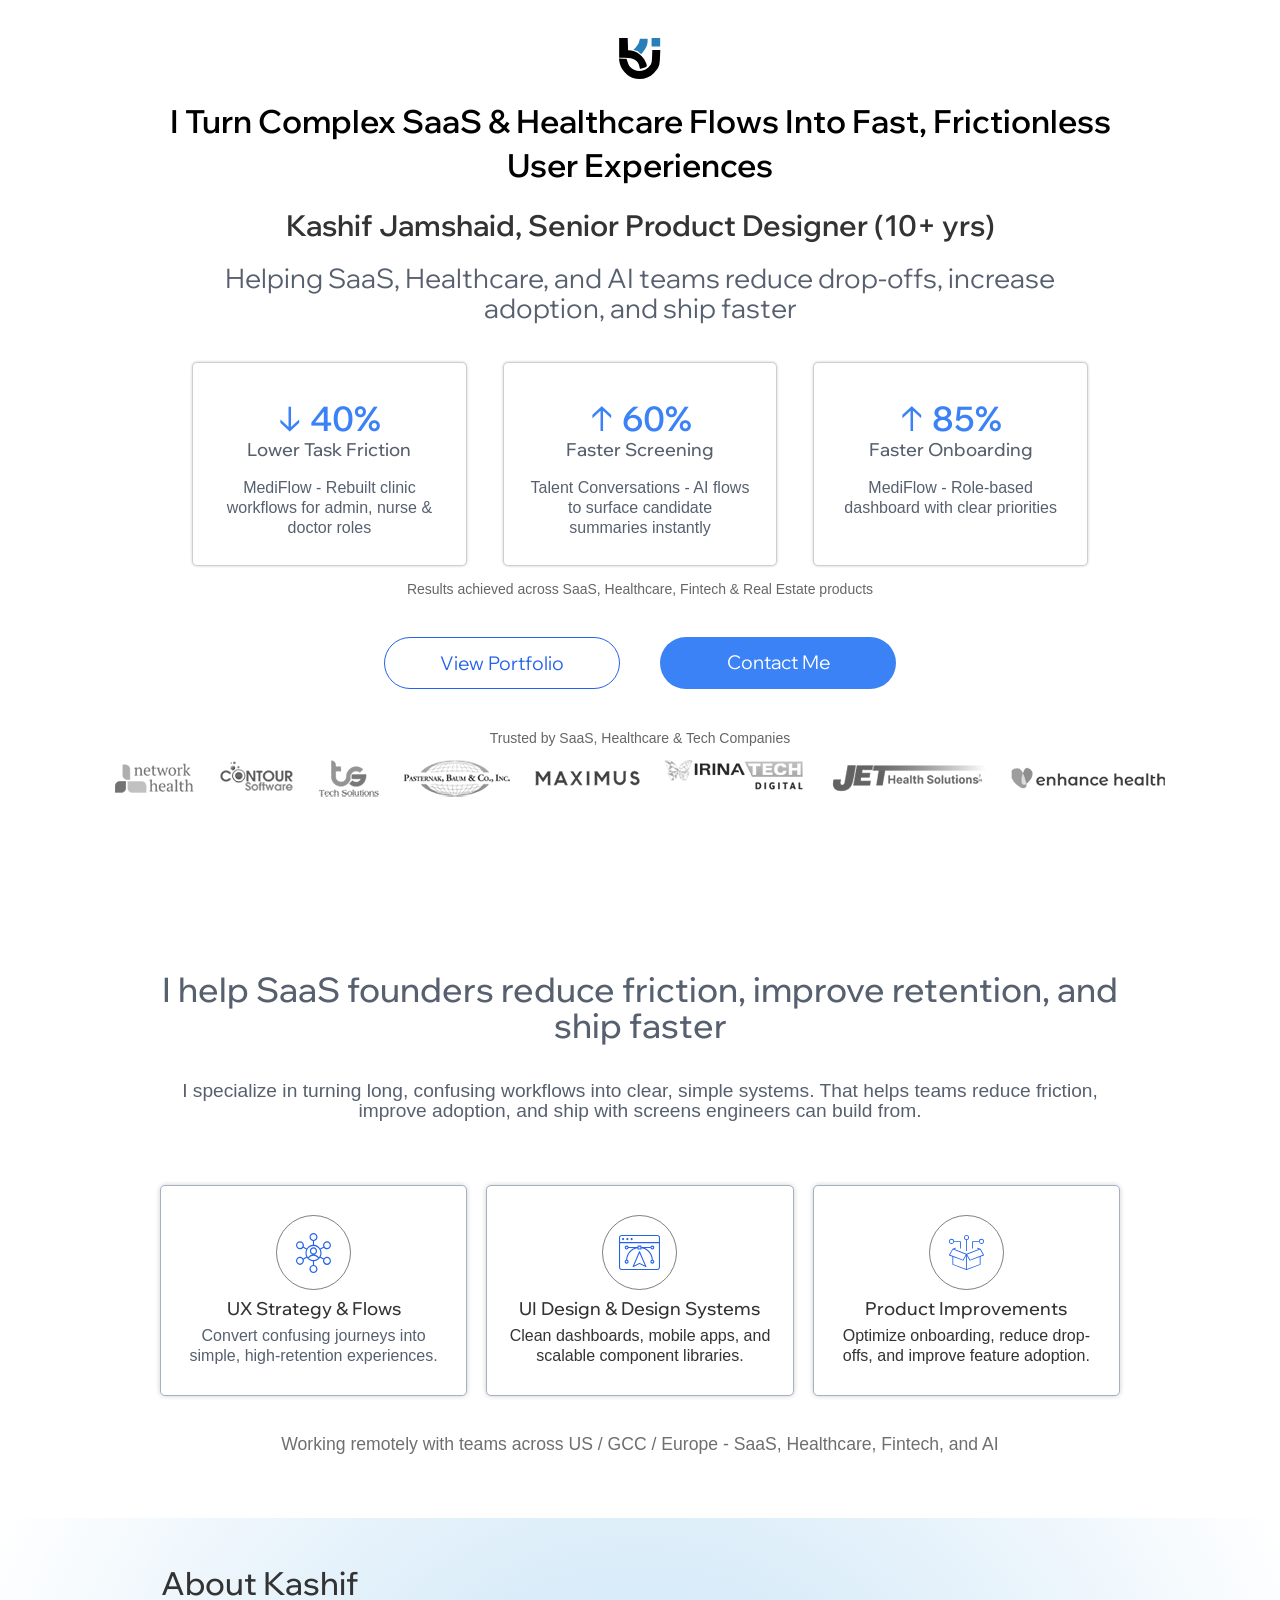
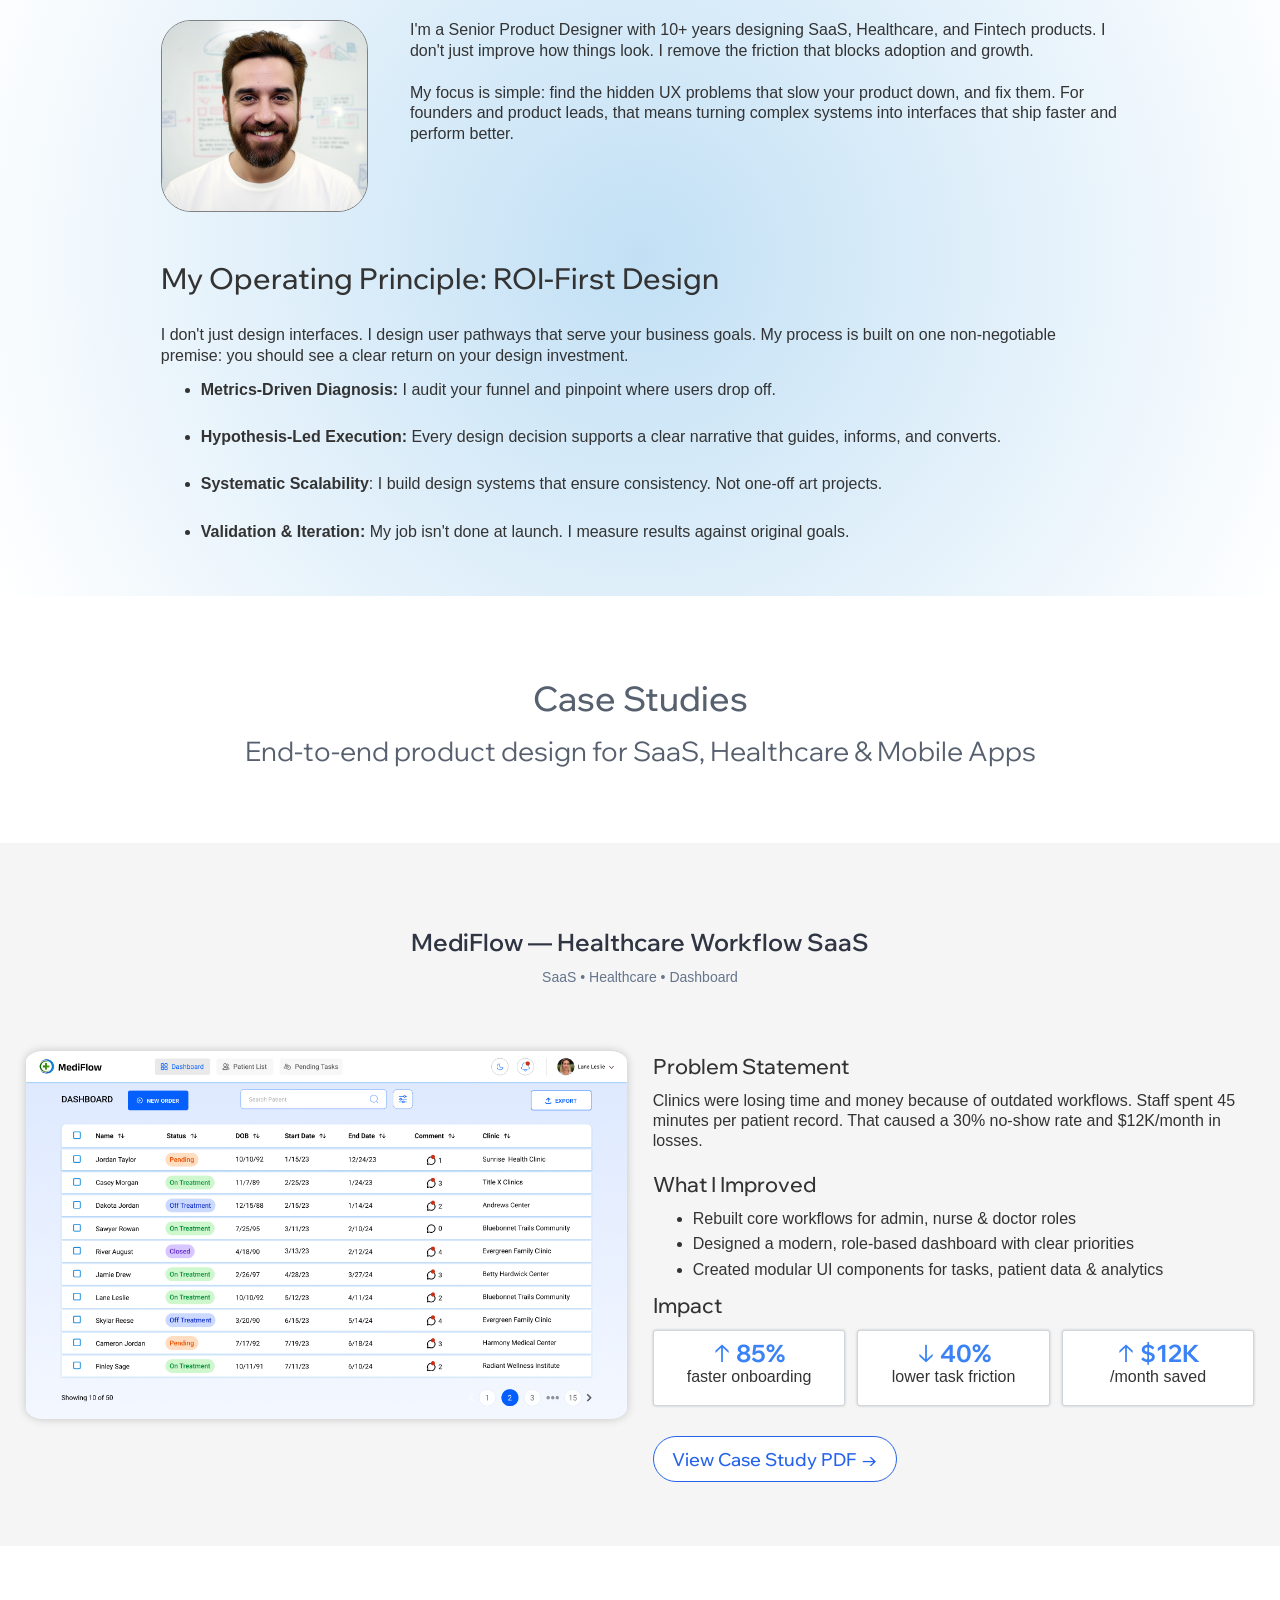
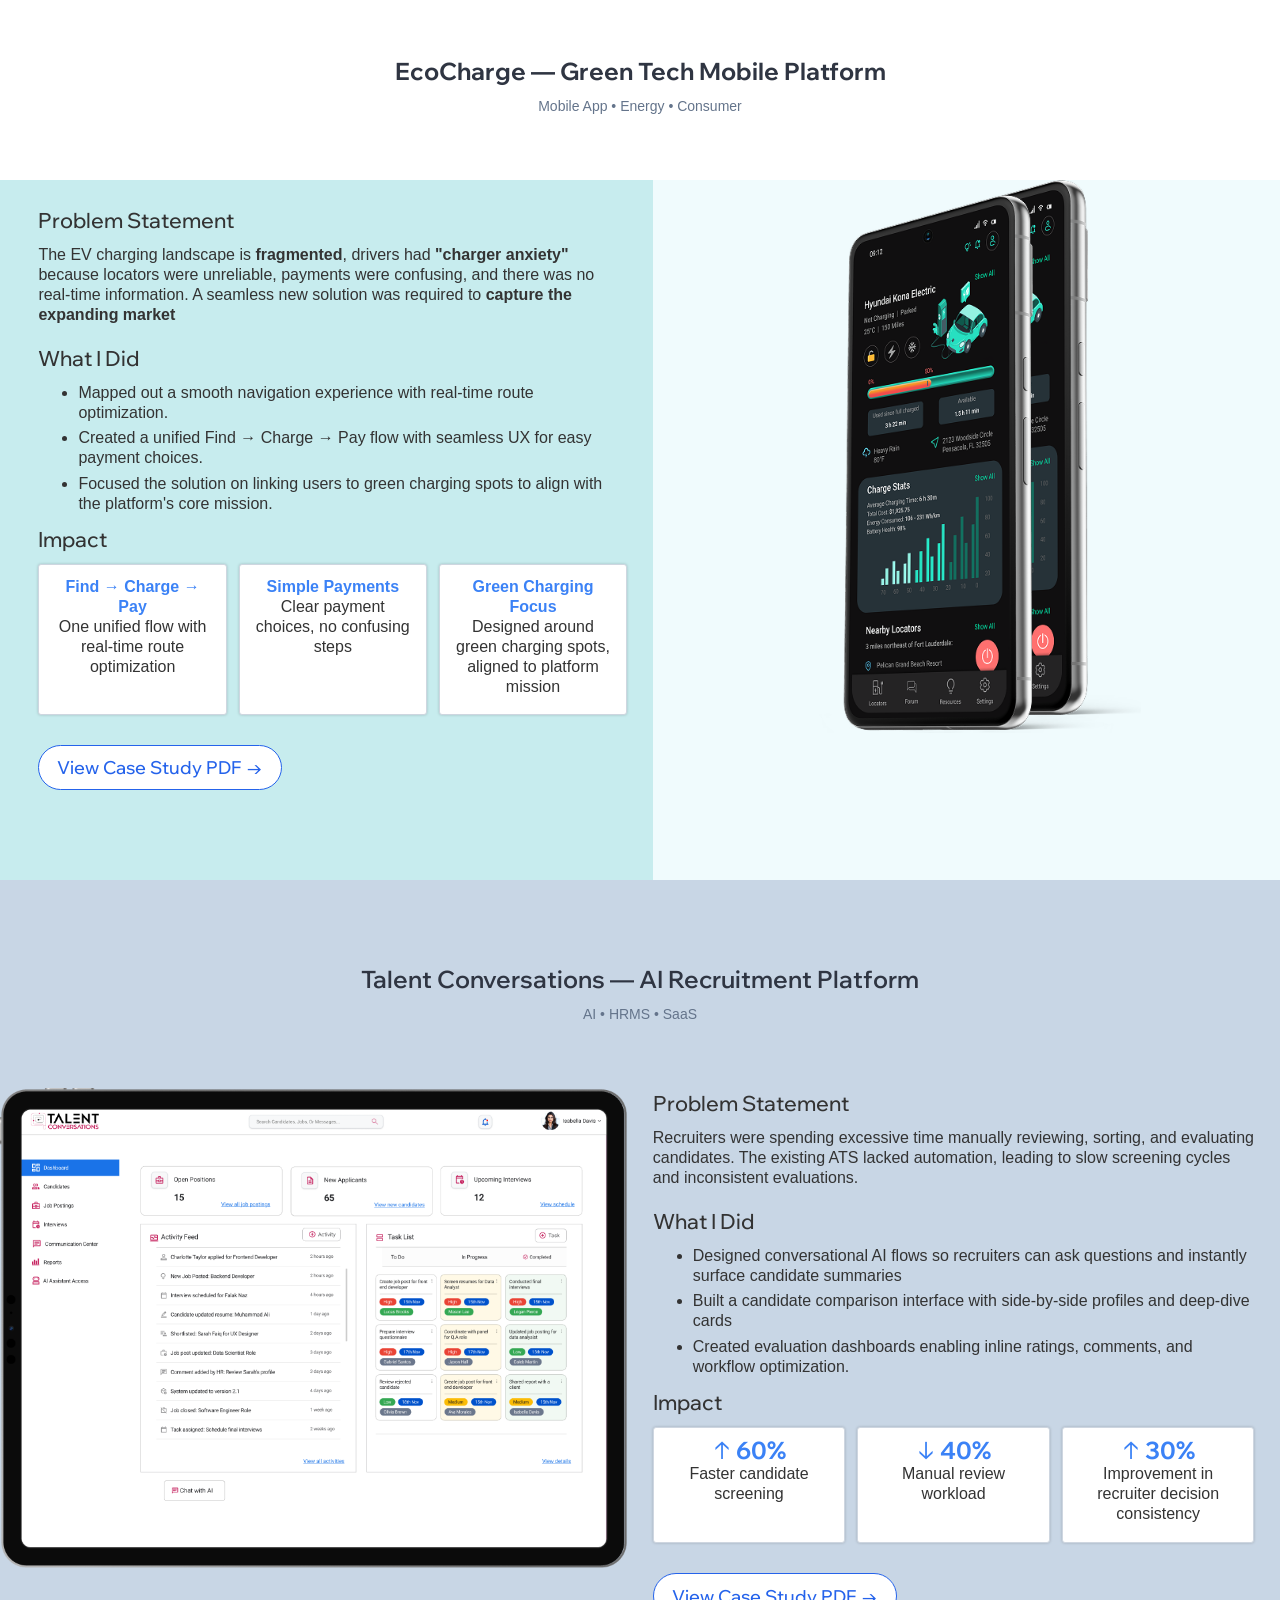
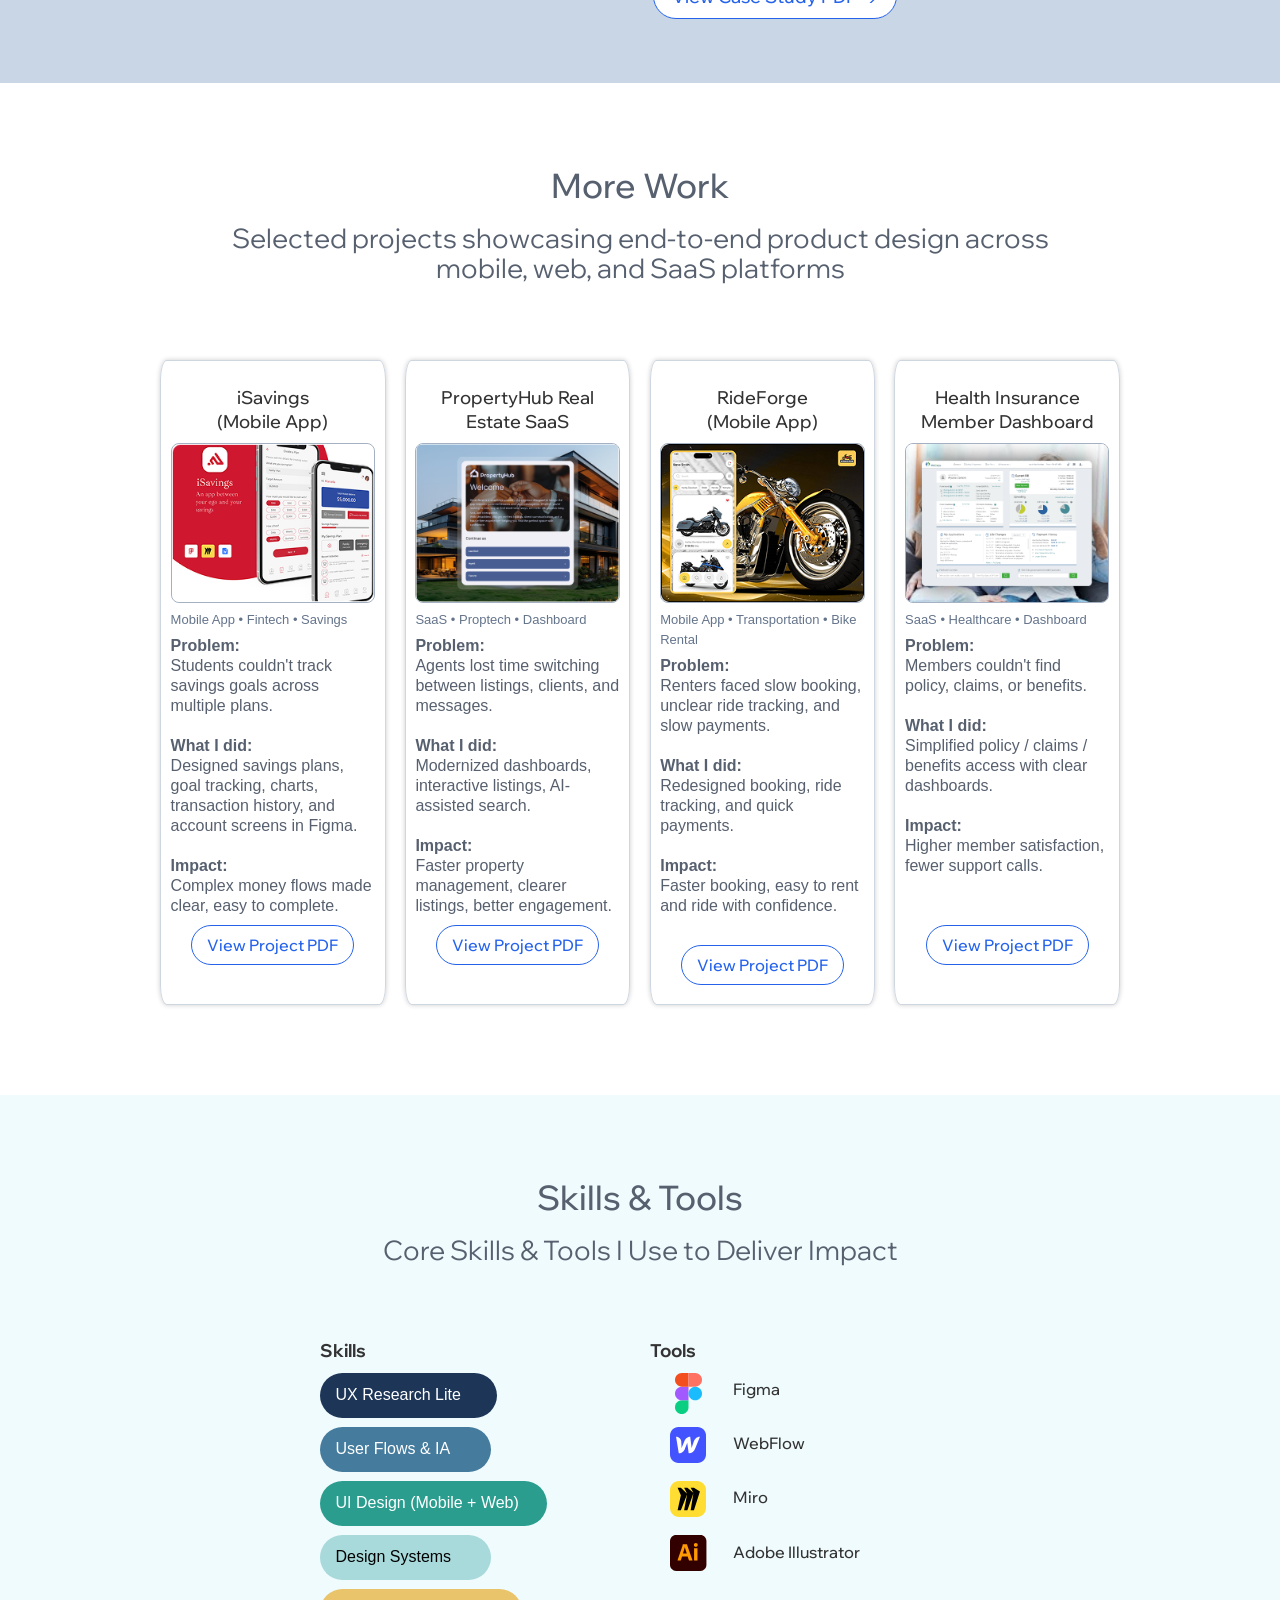
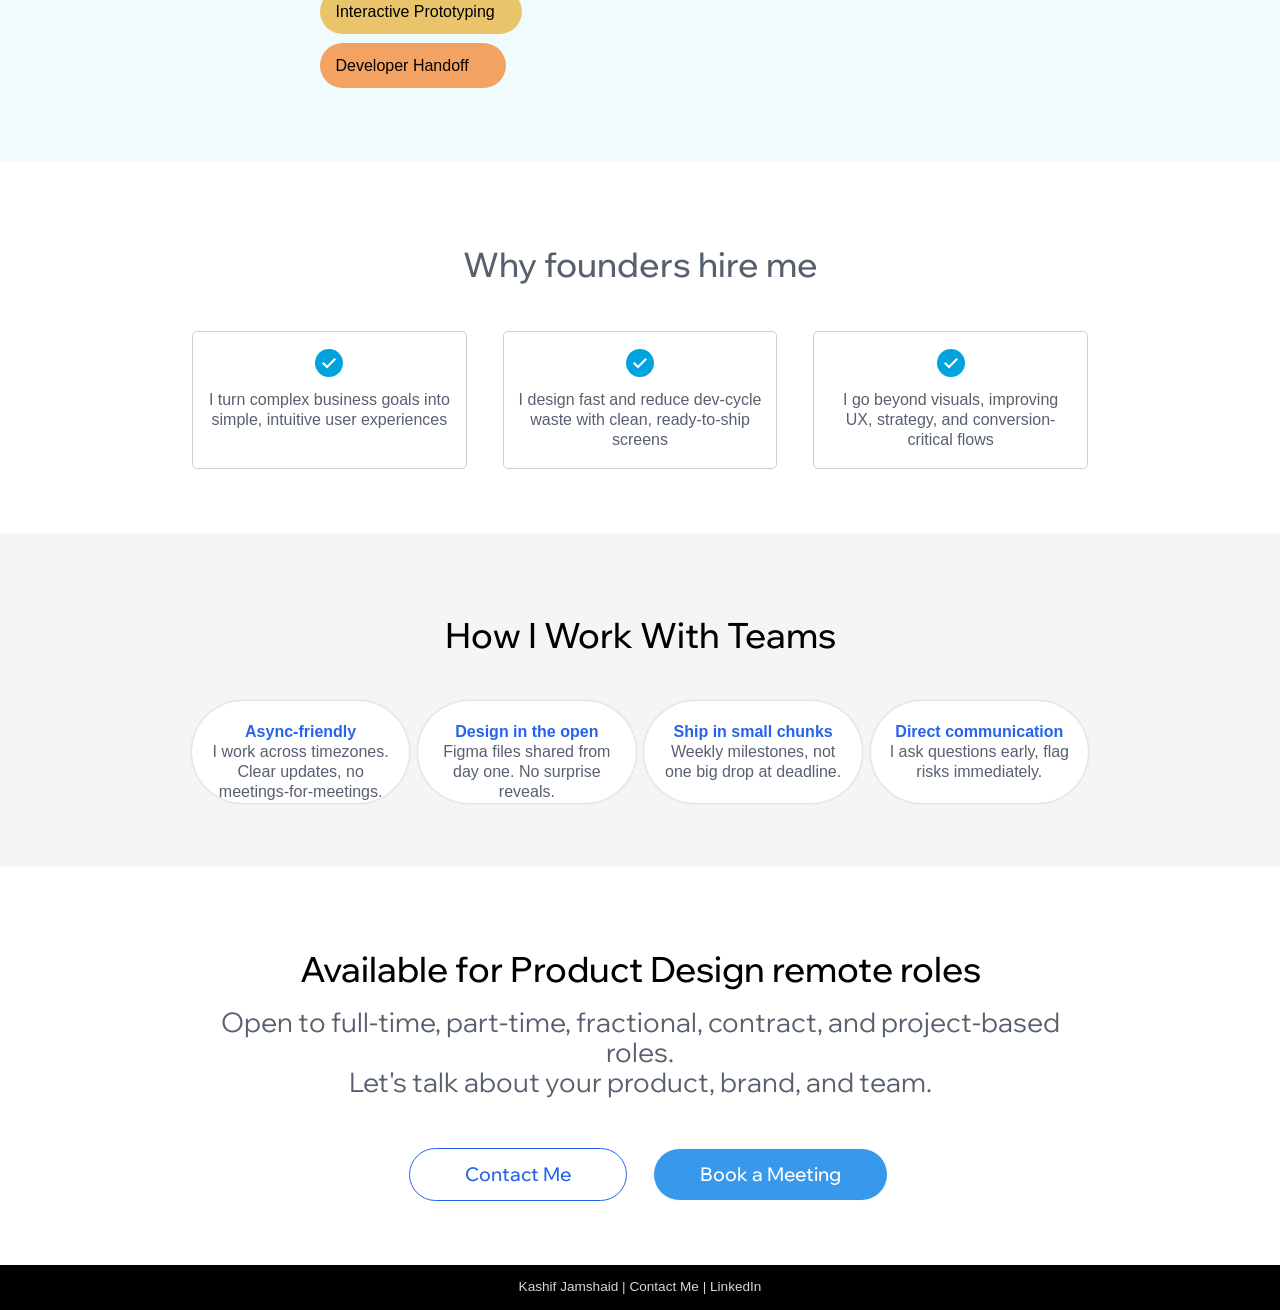
<file: product-designer/index.html>
<!DOCTYPE html>
<html lang="en">
<head>
<meta charset="utf-8">
<title>Senior Product Designer | SaaS &amp; Mobile UX | Kashif Jamshaid</title>
<meta name="description" content="Senior Product Designer with 10+ years of experience in SaaS, Healthcare, and Mobile Apps. I design clean, conversion-focused products that reduce drop-offs &amp; drive growth.">
<meta property="og:title" content="Kashif Jamshaid — Senior Product Designer for SaaS &amp; Mobile">
<meta property="og:description" content="Designing high-converting digital products for SaaS, Health &amp; Fintech. 10+ yrs experience. Let’s build something that scales.">
<meta property="og:image" content="assets/6af70c5913aee15e24bef53c_OG-KD.jpg">
<meta property="og:type" content="website">
<meta name="twitter:card" content="summary_large_image">
<meta name="twitter:title" content="Kashif Jamshaid — Senior Product Designer for SaaS &amp; Mobile">
<meta name="twitter:description" content="Designing high-converting digital products for SaaS, Health &amp; Fintech. 10+ yrs experience. Let’s build something that scales.">
<meta name="viewport" content="width=device-width, initial-scale=1">
<link rel="shortcut icon" href="assets/6927050f8c1e0691bba6b632_fav-kj.png" type="image/x-icon">
<link rel="apple-touch-icon" href="assets/webclip.png">
<link rel="canonical" href="https://kashifdesigns.webflow.io/">
<link href="assets/style.css" rel="stylesheet" type="text/css">
<link href="https://fonts.googleapis.com/" rel="preconnect">
<link href="https://fonts.gstatic.com/" rel="preconnect" crossorigin="anonymous">
<script src="assets/webfont.js"></script>
<script>WebFont.load({google:{families:["Wix Madefor Display:300,400,500,600,700"]}});</script>
<style>
html{scroll-behavior:smooth}
#case-studies,#top{scroll-margin-top:24px}
.scroll-up{position:fixed;right:20px;bottom:20px;z-index:999;width:52px;height:52px;border-radius:50%;display:flex;align-items:center;justify-content:center;background:#111;color:#fff;font-size:22px;text-decoration:none;opacity:0;visibility:hidden;pointer-events:none;transition:opacity .25s ease,transform .25s ease,visibility .25s;transform:translateY(10px)}
.scroll-up.is-visible{opacity:1;visibility:visible;pointer-events:auto;transform:translateY(0)}
.scroll-up:hover{transform:translateY(-2px)}
</style>
</head>
<body id="top">

<!-- HERO -->
<section class="hero">
<img src="assets/6925f5a5236392a98f5a09ef_logo-kj-b.svg" loading="lazy" height="41" alt="Kashif Jamshaid">
<h1 class="heading">I Turn Complex SaaS &amp; Healthcare Flows Into Fast, Frictionless User Experiences</h1>
<h2 class="heading-2">Kashif Jamshaid, Senior Product Designer (10+ yrs)</h2>
<h3 class="heading-3">Helping SaaS, Healthcare, and AI teams reduce drop-offs, increase adoption, and ship faster</h3>
<div class="hero-tiles">
<div class="hero-tile"><div class="tile-container"><div class="div-block-4"><div class="text-block">↓ 40%</div></div><div class="div-block-5"><div class="text-block-2">Lower Task Friction<br></div></div></div><div class="div-block-39"><div class="text-block-21">MediFlow - Rebuilt clinic workflows for admin, nurse &amp; doctor roles</div></div></div>
<div class="hero-tile"><div class="tile-container"><div class="div-block-4"><div class="text-block"><strong>↑ </strong>60%</div></div><div class="div-block-5"><div class="text-block-2">Faster Screening<br></div></div></div><div class="div-block-39"><div class="text-block-21">Talent Conversations - AI flows to surface candidate summaries instantly</div></div></div>
<div class="hero-tile"><div class="tile-container"><div class="div-block-4"><div class="text-block"><strong>↑ </strong>85%</div></div><div class="div-block-5"><div class="text-block-2">Faster Onboarding<br></div></div></div><div class="div-block-39"><div class="text-block-21">MediFlow - Role-based dashboard with clear priorities</div></div></div>
</div>
<div class="text-block-16">Results achieved across SaaS, Healthcare, Fintech &amp; Real Estate products</div>
<div class="div-block-3">
<a href="#case-studies" class="button w-button">View Portfolio</a>
<a href="mailto:kashifjamshaid@gmail.com?subject=Project%20Inquiry%20%E2%80%93%20Senior%20Product%20Designer%20(Kashif%20Jamshaid)" class="button-2 w-button">Contact Me</a>
</div>
<div class="text-block-16">Trusted by SaaS, Healthcare &amp; Tech Companies</div>
<div class="div-block-35">
<img src="assets/6925aeb16236e0ea3a93bf15_a347f13787f351dd97e7a5db6cdfebe7_icons-companies.png" loading="lazy" sizes="(max-width: 1050px) 100vw, 1050px" alt="Trusted by SaaS, Healthcare &amp; Tech Companies" srcset="assets/6925aeb16236e0ea3a93bf15_a347f13787f351dd97e7a5db6cdfebe7_icons-companies-p-500.png 500w, assets/6925aeb16236e0ea3a93bf15_a347f13787f351dd97e7a5db6cdfebe7_icons-companies-p-800.png 800w, assets/6925aeb16236e0ea3a93bf15_a347f13787f351dd97e7a5db6cdfebe7_icons-companies.png 1050w" class="image-7">
</div>
</section>

<!-- WHAT I DO -->
<section class="section-2-panels">
<h2 class="heading-4">I help SaaS founders reduce friction, improve retention, and ship faster</h2>
<div class="text-block-22">I specialize in turning long, confusing workflows into clear, simple systems. That helps teams reduce friction, improve adoption, and ship with screens engineers can build from.</div>
<div class="div-panels-main">
<div class="div-block-11"><img src="assets/6925bf536d02b8094fe82280_3681238eda596e4981a9f9f7b6987a7c_icon-ux-strategy.svg" loading="lazy" alt="UX Strategy &amp; Flows"><div class="text-block-7">UX Strategy &amp; Flows</div><div class="text-block-19">Convert confusing journeys into simple, high-retention experiences.</div></div>
<div class="div-block-11"><img src="assets/6925c17dd53fdc788f8e0a13_540a529e76e07e46829ce38feeeade93_icon-ui.svg" loading="lazy" alt="UI Design &amp; Design Systems"><div class="text-block-7">UI Design &amp; Design Systems</div><div class="text-block-17">Clean dashboards, mobile apps, and scalable component libraries.</div></div>
<div class="div-block-11"><img src="assets/6925c3b33ce6acb7fa20eeb7_1650da8c3fd300361173abdfcc69cd91_icon-product.svg" loading="lazy" alt="Product Improvements"><div class="text-block-7">Product Improvements</div><div class="text-block-18">Optimize onboarding, reduce drop-offs, and improve feature adoption.</div></div>
</div>
<div class="text-block-23">Working remotely with teams across US / GCC / Europe - SaaS, Healthcare, Fintech, and AI<br></div>
</section>

<!-- ABOUT -->
<section class="section-about-1"><div class="div-block-53">
<h2 class="heading-20">About Kashif</h2>
<div class="div-block-50"><div class="div-block-51"><div class="text-block-31">I'm a Senior Product Designer with 10+ years designing SaaS, Healthcare, and Fintech products. I don't just improve how things look. I remove the friction that blocks adoption and growth.<br><br>My focus is simple: find the hidden UX problems that slow your product down, and fix them. For founders and product leads, that means turning complex systems into interfaces that ship faster and perform better.</div></div>
<div class="div-block-52">
    
  <img src="assets/kashif.jpg" loading="lazy" width="207" sizes="207px" alt="Kashif Jamshaid Product Designer" srcset="assets/kashif.jpg 707w" class="image-42">
    
    </div></div>
<h2 class="heading-19">My Operating Principle: ROI-First Design</h2>
<div class="text-block-32">I don't just design interfaces. I design user pathways that serve your business goals. My process is built on one non-negotiable premise: you should see a clear return on your design investment.</div>
<ul role="list" class="list-8">
<li class="list-item-14"><strong>Metrics-Driven Diagnosis: </strong>I audit your funnel and pinpoint where users drop off.</li>
<li class="list-item-15"><strong>Hypothesis-Led Execution:</strong> Every design decision supports a clear narrative that guides, informs, and converts.</li>
<li class="list-item-13"><strong>Systematic Scalability</strong>: I build design systems that ensure consistency. Not one-off art projects.</li>
<li><strong>Validation &amp; Iteration:</strong> My job isn't done at launch. I measure results against original goals.</li>
</ul>
</div></section>

<!-- CASE STUDIES -->
<section id="case-studies" class="section"><h2 class="heading-4">Case Studies</h2><h3 class="heading-3">End-to-end product design for SaaS, Healthcare &amp; Mobile Apps</h3></section>

<section class="section-3-cs-1">
<h3 class="heading-5">MediFlow — Healthcare Workflow SaaS</h3><div class="text-block-10">SaaS • Healthcare • Dashboard</div>
<div class="div-case-1">
<div class="div-block-13"><img src="assets/69254e3efccd6410320ec2e1_DB-Mediflow.png" loading="lazy" sizes="(max-width: 1080px) 100vw, 1080px" srcset="assets/69254e3efccd6410320ec2e1_DB-Mediflow-p-500.png 500w, assets/69254e3efccd6410320ec2e1_DB-Mediflow-p-800.png 800w, assets/69254e3efccd6410320ec2e1_DB-Mediflow.png 1080w" alt="MediFlow — Healthcare Workflow SaaS" class="image"></div>
<div class="div-block-14"><h3 class="heading-6">Problem Statement</h3><div class="text-block-9">Clinics were losing time and money because of outdated workflows. Staff spent 45 minutes per patient record. That caused a 30% no-show rate and $12K/month in losses.</div>
<h3 class="heading-6">What I Improved</h3><ul role="list" class="list-3"><li class="list-item">Rebuilt core workflows for admin, nurse &amp; doctor roles</li><li class="list-item-2">Designed a modern, role-based dashboard with clear priorities</li><li>Created modular UI components for tasks, patient data &amp; analytics</li></ul>
<h3 class="heading-6">Impact</h3><div class="div-block-15"><div class="div-block-16"><div class="text-block-11"><strong class="bold-text-3">↑ 85%</strong><br>faster onboarding</div></div><div class="div-block-16"><div class="text-block-11"><strong class="bold-text">↓ 40%</strong><br>lower task friction</div></div><div class="div-block-16"><div class="text-block-11"><strong class="bold-text-2">↑ $12K<br></strong>/month saved</div></div></div>
<a href="https://drive.google.com/file/d/175LidVSTPFIZ-8xN86wjCQAwzC9_k_Sf/view?usp=drive_link" target="_blank" class="button-3 w-button">View Case Study PDF →</a></div></div>
</section>

<section class="section-4-cs-2">
<h3 class="heading-5"><strong>EcoCharge — Green Tech Mobile Platform</strong></h3><div class="text-block-10">Mobile App • Energy • Consumer</div>
<div class="div-block-18"><div class="div-block-19"><h3 class="heading-6">Problem Statement</h3><div class="text-block-9">The EV charging landscape is <strong>fragmented</strong>, drivers had <strong>"charger anxiety"</strong> because locators were unreliable, payments were confusing, and there was no real-time information. A seamless new solution was required to <strong>capture the expanding market</strong></div>
<h3 class="heading-6">What I Did</h3><ul role="list" class="list"><li class="list-item-3">Mapped out a smooth navigation experience with real-time route optimization.</li><li class="list-item-4">Created a unified Find → Charge → Pay flow with seamless UX for easy payment choices.</li><li>Focused the solution on linking users to green charging spots to align with the platform's core mission.</li></ul>
<h3 class="heading-6">Impact</h3><div class="div-block-15"><div class="div-block-16"><div class="text-block-11"><strong class="bold-text-4">Find → Charge → Pay<br></strong>One unified flow with real-time route optimization</div></div><div class="div-block-16"><div class="text-block-11"><strong class="bold-text-5">Simple Payments</strong><br>Clear payment choices, no confusing steps</div></div><div class="div-block-16"><div class="text-block-11"><strong class="bold-text-5">Green Charging Focus</strong><br>Designed around green charging spots, aligned to platform mission</div></div></div>
<a href="https://drive.google.com/file/d/11oVO27oxyvYCOkYfuK4rdKZgzIU8TZA9/view?usp=drive_link" target="_blank" class="button-3 w-button">View Case Study PDF →</a></div>
<div class="div-block-20"><img src="assets/EV-Charging.png" loading="lazy" width="349" alt="EV Charging — Mobile App Redesign" class="image-8"></div></div>
</section>

<section class="section-5-cs-3">
<h3 class="heading-5">Talent Conversations — AI Recruitment Platform</h3><div class="text-block-10">AI • HRMS • SaaS</div>
<div class="div-block-21"><div class="div-block-22"><img src="assets/6925b2cc4235da92b0d58eaf_Mock-TC.png" loading="lazy" sizes="100vw" srcset="assets/6925b2cc4235da92b0d58eaf_Mock-TC-p-500.png 500w, assets/6925b2cc4235da92b0d58eaf_Mock-TC-p-800.png 800w, assets/6925b2cc4235da92b0d58eaf_Mock-TC.png 938w" alt="Talent Conversations — AI Recruitment Platform"></div>
<div class="div-block-23"><h3 class="heading-6">Problem Statement</h3><div class="text-block-9">Recruiters were spending excessive time manually reviewing, sorting, and evaluating candidates. The existing ATS lacked automation, leading to slow screening cycles and inconsistent evaluations.</div>
<h3 class="heading-6">What I Did</h3><ul role="list" class="list-2"><li class="list-item-5">Designed conversational AI flows so recruiters can ask questions and instantly surface candidate summaries</li><li class="list-item-6">Built a candidate comparison interface with side-by-side profiles and deep-dive cards</li><li>Created evaluation dashboards enabling inline ratings, comments, and workflow optimization.</li></ul>
<h3 class="heading-6">Impact</h3><div class="div-block-15"><div class="div-block-16"><div class="text-block-11"><strong class="bold-text-6"> ↑ 60%</strong><br>Faster candidate screening</div></div><div class="div-block-16"><div class="text-block-11"><strong class="bold-text-7">↓ 40% </strong><br>Manual review workload</div></div><div class="div-block-16"><div class="text-block-11"><strong class="bold-text-8"> ↑ 30% <br></strong>Improvement in recruiter decision consistency</div></div></div>
<a href="https://drive.google.com/file/d/1dNwZNFBPpFVVZeEZfSGN0Sor2UeTGnGj/view?usp=drive_link" target="_blank" class="button-3 w-button">View Case Study PDF →</a></div></div>
</section>

<!-- MORE WORK -->
<section class="section-more-work">
<h2 class="heading-4">More Work</h2><h3 class="heading-3">Selected projects showcasing end-to-end product design across mobile, web, and SaaS platforms</h3>
<div class="div-block-24">
<div class="div-block-25"><h4 class="heading-7">iSavings<br>(Mobile App)</h4><div class="div-block-26"><img src="assets/6926b6042be8b119d1048882_970534fef5e31cf535b15cde69d66c01_thb-iSavings.png" loading="lazy" alt="iSavings (Mobile App)" class="image-3"><div class="text-block-12">Mobile App • Fintech • Savings</div><div class="text-block-13"><strong>Problem: </strong><br>Students couldn't track savings goals across multiple plans.<br><br><strong>What I did: </strong><br>Designed savings plans, goal tracking, charts, transaction history, and account screens in Figma.<br><br><strong>Impact: </strong><br>Complex money flows made clear, easy to complete.</div><a href="https://drive.google.com/file/d/1e-e9bS0S3D1BojnkqFy9PJ1bkoxFu-a-/view?usp=drive_link" target="_blank" class="button-4 w-button">View Project PDF</a></div></div>
<div class="div-block-25"><h4 class="heading-7">PropertyHub Real Estate SaaS</h4><div class="div-block-26"><img src="assets/6926b7bb1ff81f0b55df7633_thb-PH.png" loading="lazy" alt="PropertyHub Real Estate SaaS" class="image-3"><div class="text-block-12">SaaS • Proptech • Dashboard</div><div class="text-block-13"><strong>Problem: </strong><br>Agents lost time switching between listings, clients, and messages.<br><br><strong>What I did: </strong><br>Modernized dashboards, interactive listings, AI-assisted search.<br><br><strong>Impact:</strong><br>Faster property management, clearer listings, better engagement.</div><a href="https://drive.google.com/file/d/1CYnH5deWjPeGIKw65MGs5NW4FqGeugXl/view?usp=drive_link" target="_blank" class="button-4 w-button">View Project PDF</a></div></div>
<div class="div-block-25"><h4 class="heading-7">RideForge<br>(Mobile App)</h4><div class="div-block-26"><img src="assets/6926b6e6afd990eb1f037a03_thb-RF.png" loading="lazy" alt="RideForge(Mobile App)" class="image-3"><div class="text-block-12">Mobile App • Transportation • Bike Rental</div><div class="text-block-13"><strong>Problem: </strong><br>Renters faced slow booking, unclear ride tracking, and slow payments.<br><br><strong>What I did: </strong><br>Redesigned booking, ride tracking, and quick payments.<br><br><strong>Impact:</strong><br>Faster booking, easy to rent and ride with confidence.</div><a href="https://drive.google.com/file/d/1HgxMv2hNGXjyz0cNrrGlrHU8EqaAsEaV/view?usp=drive_link" target="_blank" class="button-4 w-button">View Project PDF</a></div></div>
<div class="div-block-25"><h4 class="heading-7">Health Insurance Member Dashboard</h4><div class="div-block-26"><img src="assets/6926ea0e6060da6f8a9b43a1_thb-MP.png" loading="lazy" alt="Health Insurance Member Dashboard" class="image-3"><div class="text-block-12">SaaS • Healthcare • Dashboard</div><div class="text-block-13"><strong>Problem:</strong><br>Members couldn't find policy, claims, or benefits.<br><br><strong>What I did: </strong><br>Simplified policy / claims / benefits access with clear dashboards.<br><br><strong>Impact:</strong><br>Higher member satisfaction, fewer support calls.</div><a href="https://drive.google.com/file/d/1gbodmNG3HEQgL6z7VY6yYSt6oK756ESF/view?usp=drive_link" target="_blank" class="button-4 w-button">View Project PDF</a></div></div>
</div>
</section>

<!-- SKILLS / FOUNDERS / HOW I WORK / CTA / FOOTER -->
<section class="section-skills-tools">
<h2 class="heading-4">Skills &amp; Tools</h2><h3 class="heading-3">Core Skills &amp; Tools I Use to Deliver Impact</h3>
<div class="div-block-27"><div class="div-block-28"><h4 class="heading-8">Skills</h4><ul role="list" class="list-4 w-list-unstyled"><li class="list-item-7">UX Research Lite</li><li class="list-item-8">User Flows &amp; IA</li><li class="list-item-9">UI Design (Mobile + Web)</li><li class="list-item-10">Design Systems</li><li class="list-item-11">Interactive Prototyping</li><li class="list-item-12">Developer Handoff</li></ul></div>
<div class="div-block-29"><h4 class="heading-8">Tools</h4>
<div class="div-block-36"><div class="div-block-37"><img src="assets/6926fa8d9a1bf33141717031_icon-Figma.svg" loading="lazy" alt="Figma" class="image-9"></div><div class="div-block-38"><div class="text-block-20">Figma</div></div></div>
<div class="div-block-36"><div class="div-block-37"><img src="assets/6926fbc1401186b6645d1d9e_icon-webflow.svg" loading="lazy" alt="WebFlow" class="image-12"></div><div class="div-block-38"><div class="text-block-20">WebFlow</div></div></div>
<div class="div-block-36"><div class="div-block-37"><img src="assets/6926fbc178d2fbab0ea30819_icon-miro.svg" loading="lazy" alt="Miro" class="image-13"></div><div class="div-block-38"><div class="text-block-20">Miro</div></div></div>
<div class="div-block-36"><div class="div-block-37"><img src="assets/6926fcd47c92eac0ce02966b_icon-AI.svg" loading="lazy" alt="Adobe Illustrator" class="image-15"></div><div class="div-block-38"><div class="text-block-20">Adobe Illustrator</div></div></div>
</div></div>
</section>

<section class="section-founders"><h2 class="heading-4">Why founders hire me</h2><div class="div-block-30">
<div class="div-block-31"><img src="assets/69258fbe27fe6958d4800ce3_icon-tick.svg" loading="lazy" alt=""><div class="text-block-14">I turn complex business goals into simple, intuitive user experiences</div></div>
<div class="div-block-31"><img src="assets/69258fbe27fe6958d4800ce3_icon-tick.svg" loading="lazy" alt=""><div class="text-block-14">I design fast and reduce dev-cycle waste with clean, ready-to-ship screens</div></div>
<div class="div-block-31"><img src="assets/69258fbe27fe6958d4800ce3_icon-tick.svg" loading="lazy" alt=""><div class="text-block-14">I go beyond visuals, improving UX, strategy, and conversion-critical flows</div></div>
</div></section>

<section class="section-howiwork"><h2 class="hdgotherwork">How I Work With Teams</h2><div class="div-block-109">
<div class="div-block-110"><div class="text-block-68"><strong class="bold-text-18">Async-friendly</strong><br>I work across timezones. Clear updates, no meetings-for-meetings.</div></div>
<div class="div-block-110"><div class="text-block-68"><strong class="bold-text-17">Design in the open</strong><br>Figma files shared from day one. No surprise reveals.</div></div>
<div class="div-block-110"><div class="text-block-68"><strong class="bold-text-19">Ship in small chunks</strong><br>Weekly milestones, not one big drop at deadline.</div></div>
<div class="div-block-110"><div class="text-block-68"><strong class="bold-text-20">Direct communication</strong><br>I ask questions early, flag risks immediately.</div></div>
</div></section>

<section class="section-cta"><h2 class="heading-9">Available for Product Design remote roles</h2><h3 class="heading-3">Open to full-time, part-time, fractional, contract, and project-based roles.<br>Let's talk about your product, brand, and team.</h3>
<div class="div-block-32"><div class="div-block-33"><a href="mailto:kashifjamshaid@gmail.com?subject=Project%20Inquiry%20%E2%80%93%20Senior%20Product%20Designer%20(Kashif%20Jamshaid)" class="button-5 w-button">Contact Me</a></div>
<div class="div-block-34"><a href="https://calendly.com/kjuiux/meet-greet" target="_blank" class="button-6 w-button">Book a Meeting</a></div></div></section>

<section class="section-footer"><div class="text-block-15">Kashif Jamshaid | <a href="mailto:kashifjamshaid@gmail.com" class="contactme">Contact Me</a> | <a href="https://linkedin.com/in/kashif-jamshaid" target="_blank" class="linkedin">LinkedIn</a></div></section>

<a href="#top" class="scroll-up" aria-label="Back to top">↑</a>

<script>
(function(){var b=document.querySelector('.scroll-up');if(!b)return;
function s(){b.classList.toggle('is-visible',window.scrollY>400)}window.addEventListener('scroll',s,{passive:true});s();
document.querySelectorAll('a[href^="#"]').forEach(function(a){a.addEventListener('click',function(e){var id=a.getAttribute('href');if(!id||id==='#')return;var t=document.querySelector(id);if(!t)return;e.preventDefault();t.scrollIntoView({behavior:'smooth',block:'start'});history.replaceState(null,'',id);});});
})();
</script>
</body>
</html>
</file>
<file: product-designer/assets/style.css>
html {
  -webkit-text-size-adjust: 100%;
  -ms-text-size-adjust: 100%;
  font-family: sans-serif;
}

body {
  margin: 0;
}

article, aside, details, figcaption, figure, footer, header, hgroup, main, menu, nav, section, summary {
  display: block;
}

audio, canvas, progress, video {
  vertical-align: baseline;
  display: inline-block;
}

audio:not([controls]) {
  height: 0;
  display: none;
}

[hidden], template {
  display: none;
}

a {
  background-color: #0000;
}

a:active, a:hover {
  outline: 0;
}

abbr[title] {
  border-bottom: 1px dotted;
}

b, strong {
  font-weight: bold;
}

dfn {
  font-style: italic;
}

h1 {
  margin: .67em 0;
  font-size: 2em;
}

mark {
  color: #000;
  background: #ff0;
}

small {
  font-size: 80%;
}

sub, sup {
  vertical-align: baseline;
  font-size: 75%;
  line-height: 0;
  position: relative;
}

sup {
  top: -.5em;
}

sub {
  bottom: -.25em;
}

img {
  border: 0;
}

svg:not(:root) {
  overflow: hidden;
}

hr {
  box-sizing: content-box;
  height: 0;
}

pre {
  overflow: auto;
}

code, kbd, pre, samp {
  font-family: monospace;
  font-size: 1em;
}

button, input, optgroup, select, textarea {
  color: inherit;
  font: inherit;
  margin: 0;
}

button {
  overflow: visible;
}

button, select {
  text-transform: none;
}

button, html input[type="button"], input[type="reset"] {
  -webkit-appearance: button;
  cursor: pointer;
}

button[disabled], html input[disabled] {
  cursor: default;
}

button::-moz-focus-inner, input::-moz-focus-inner {
  border: 0;
  padding: 0;
}

input {
  line-height: normal;
}

input[type="checkbox"], input[type="radio"] {
  box-sizing: border-box;
  padding: 0;
}

input[type="number"]::-webkit-inner-spin-button, input[type="number"]::-webkit-outer-spin-button {
  height: auto;
}

input[type="search"] {
  -webkit-appearance: none;
}

input[type="search"]::-webkit-search-cancel-button, input[type="search"]::-webkit-search-decoration {
  -webkit-appearance: none;
}

legend {
  border: 0;
  padding: 0;
}

textarea {
  overflow: auto;
}

optgroup {
  font-weight: bold;
}

table {
  border-collapse: collapse;
  border-spacing: 0;
}

td, th {
  padding: 0;
}

@font-face {
  font-family: webflow-icons;
  src: url("[data-uri]") format("truetype");
  font-weight: normal;
  font-style: normal;
}

[class^="w-icon-"], [class*=" w-icon-"] {
  speak: none;
  font-variant: normal;
  text-transform: none;
  -webkit-font-smoothing: antialiased;
  -moz-osx-font-smoothing: grayscale;
  font-style: normal;
  font-weight: normal;
  line-height: 1;
  font-family: webflow-icons !important;
}

.w-icon-slider-right:before {
  content: "";
}

.w-icon-slider-left:before {
  content: "";
}

.w-icon-nav-menu:before {
  content: "";
}

.w-icon-arrow-down:before, .w-icon-dropdown-toggle:before {
  content: "";
}

.w-icon-file-upload-remove:before {
  content: "";
}

.w-icon-file-upload-icon:before {
  content: "";
}

* {
  box-sizing: border-box;
}

html {
  height: 100%;
}

body {
  color: #333;
  background-color: #fff;
  min-height: 100%;
  margin: 0;
  font-family: Arial, sans-serif;
  font-size: 14px;
  line-height: 20px;
}

img {
  vertical-align: middle;
  max-width: 100%;
  display: inline-block;
}

html.w-mod-touch * {
  background-attachment: scroll !important;
}

.w-block {
  display: block;
}

.w-inline-block {
  max-width: 100%;
  display: inline-block;
}

.w-clearfix:before, .w-clearfix:after {
  content: " ";
  grid-area: 1 / 1 / 2 / 2;
  display: table;
}

.w-clearfix:after {
  clear: both;
}

.w-hidden {
  display: none;
}

.w-button {
  color: #fff;
  line-height: inherit;
  cursor: pointer;
  background-color: #3898ec;
  border: 0;
  border-radius: 0;
  padding: 9px 15px;
  text-decoration: none;
  display: inline-block;
}

input.w-button {
  -webkit-appearance: button;
}

:where(button.w-popover-trigger), :where(button.w-modal-trigger) {
  color: inherit;
  cursor: pointer;
  font: inherit;
  line-height: inherit;
  text-align: inherit;
  -webkit-text-decoration: inherit;
  text-decoration: inherit;
  background-color: #0000;
  border: 0;
  margin: 0;
  padding: 0;
}

:where(.w-popover) {
  position-anchor: auto;
  position-area: top;
}

:where(.w-popover[data-w-popover-backdrop-animated], .w-modal[data-w-popover-backdrop-animated])::backdrop {
  animation: var(--w-backdrop-animation, none);
}

:where(.w-popover, .w-modal) {
  --w-backdrop-animation: initial;
}

.w-popover-mask {
  opacity: 0 !important;
  clip-path: none !important;
  pointer-events: auto !important;
  border: 0 !important;
  width: auto !important;
  max-width: none !important;
  height: auto !important;
  max-height: none !important;
  margin: 0 !important;
  padding: 0 !important;
  position: fixed !important;
  inset: 0 !important;
  transform: none !important;
}

.w-popover-mask[popover] {
  translate: none !important;
  rotate: none !important;
  scale: none !important;
}

.w-popover-mask::backdrop {
  display: none !important;
}

.w-popover-mask:not(:popover-open) {
  display: none !important;
}

@supports not selector(:popover-open) {
  .w-popover-mask {
    display: none !important;
  }
}

.w-popover[popover]:not(:popover-open) {
  display: none;
}

.w-modal:not([open]):not([popover]) {
  display: none;
}

.w-modal[popover]:not(:popover-open) {
  display: none;
}

:where(.w-modal[data-w-modal-lock-scroll]) {
  overscroll-behavior: contain;
}

html[data-w-dynpage] [data-w-cloak] {
  color: #0000 !important;
}

.w-code-block {
  margin: unset;
}

pre.w-code-block code {
  all: inherit;
}

pre.w-code-block code > span {
  display: block !important;
}

.w-optimization {
  display: contents;
}

.w-webflow-badge, .w-webflow-badge > img {
  box-sizing: unset;
  width: unset;
  height: unset;
  max-height: unset;
  max-width: unset;
  min-height: unset;
  min-width: unset;
  margin: unset;
  padding: unset;
  float: unset;
  clear: unset;
  border: unset;
  border-radius: unset;
  background: unset;
  background-image: unset;
  background-position: unset;
  background-size: unset;
  background-repeat: unset;
  background-origin: unset;
  background-clip: unset;
  background-attachment: unset;
  background-color: unset;
  box-shadow: unset;
  transform: unset;
  direction: unset;
  font-family: unset;
  font-weight: unset;
  color: unset;
  font-size: unset;
  line-height: unset;
  font-style: unset;
  font-variant: unset;
  text-align: unset;
  letter-spacing: unset;
  -webkit-text-decoration: unset;
  text-decoration: unset;
  text-indent: unset;
  text-transform: unset;
  list-style-type: unset;
  text-shadow: unset;
  vertical-align: unset;
  cursor: unset;
  white-space: unset;
  word-break: unset;
  word-spacing: unset;
  word-wrap: unset;
  transition: unset;
}

/*
.w-webflow-badge {
  white-space: nowrap;
  cursor: pointer;
  box-shadow: 0 0 0 1px #0000001a, 0 1px 3px #0000001a;
  visibility: visible !important;
  opacity: 1 !important;
  z-index: 2147483647 !important;
  color: #aaadb0 !important;
  width: auto !important;
  height: auto !important;
  overflow: unset !important;
  background-color: #fff !important;
  border-radius: 3px !important;
  margin: 0 !important;
  padding: 6px !important;
  font-size: 12px !important;
  line-height: 14px !important;
  text-decoration: none !important;
  display: inline-block !important;
  position: fixed !important;
  inset: auto 12px 12px auto !important;
  transform: none !important;
}


.w-webflow-badge > img {
  position: unset;
  visibility: unset !important;
  opacity: 1 !important;
  vertical-align: middle !important;
  display: inline-block !important;
}
*/
h1, h2, h3, h4, h5, h6 {
  margin-bottom: 10px;
  font-weight: bold;
}

h1 {
  margin-top: 20px;
  font-size: 38px;
  line-height: 44px;
}

h2 {
  margin-top: 20px;
  font-size: 32px;
  line-height: 36px;
}

h3 {
  margin-top: 20px;
  font-size: 24px;
  line-height: 30px;
}

h4 {
  margin-top: 10px;
  font-size: 18px;
  line-height: 24px;
}

h5 {
  margin-top: 10px;
  font-size: 14px;
  line-height: 20px;
}

h6 {
  margin-top: 10px;
  font-size: 12px;
  line-height: 18px;
}

p {
  margin-top: 0;
  margin-bottom: 10px;
}

blockquote {
  border-left: 5px solid #e2e2e2;
  margin: 0 0 10px;
  padding: 10px 20px;
  font-size: 18px;
  line-height: 22px;
}

figure {
  margin: 0 0 10px;
}

figcaption {
  text-align: center;
  margin-top: 5px;
}

ul, ol {
  margin-top: 0;
  margin-bottom: 10px;
  padding-left: 40px;
}

.w-list-unstyled {
  padding-left: 0;
  list-style: none;
}

.w-embed:before, .w-embed:after {
  content: " ";
  grid-area: 1 / 1 / 2 / 2;
  display: table;
}

.w-embed:after {
  clear: both;
}

.w-video {
  width: 100%;
  padding: 0;
  position: relative;
}

.w-video iframe, .w-video object, .w-video embed {
  border: none;
  width: 100%;
  height: 100%;
  position: absolute;
  top: 0;
  left: 0;
}

fieldset {
  border: 0;
  margin: 0;
  padding: 0;
}

button, [type="button"], [type="reset"] {
  cursor: pointer;
  -webkit-appearance: button;
  border: 0;
}

.w-form {
  margin: 0 0 15px;
}

.w-form-done {
  text-align: center;
  background-color: #ddd;
  padding: 20px;
  display: none;
}

.w-form-fail {
  background-color: #ffdede;
  margin-top: 10px;
  padding: 10px;
  display: none;
}

label {
  margin-bottom: 5px;
  font-weight: bold;
  display: block;
}

.w-input, .w-select {
  color: #333;
  vertical-align: middle;
  background-color: #fff;
  border: 1px solid #ccc;
  width: 100%;
  height: 38px;
  margin-bottom: 10px;
  padding: 8px 12px;
  font-size: 14px;
  line-height: 1.42857;
  display: block;
}

.w-input::placeholder, .w-select::placeholder {
  color: #999;
}

.w-input:focus, .w-select:focus {
  border-color: #3898ec;
  outline: 0;
}

.w-input[disabled], .w-select[disabled], .w-input[readonly], .w-select[readonly], fieldset[disabled] .w-input, fieldset[disabled] .w-select {
  cursor: not-allowed;
}

.w-input[disabled]:not(.w-input-disabled), .w-select[disabled]:not(.w-input-disabled), .w-input[readonly], .w-select[readonly], fieldset[disabled]:not(.w-input-disabled) .w-input, fieldset[disabled]:not(.w-input-disabled) .w-select {
  background-color: #eee;
}

textarea.w-input, textarea.w-select {
  height: auto;
}

.w-select {
  background-color: #f3f3f3;
}

.w-select[multiple] {
  height: auto;
}

.w-form-label {
  cursor: pointer;
  margin-bottom: 0;
  font-weight: normal;
  display: inline-block;
}

.w-radio {
  margin-bottom: 5px;
  padding-left: 20px;
  display: block;
}

.w-radio:before, .w-radio:after {
  content: " ";
  grid-area: 1 / 1 / 2 / 2;
  display: table;
}

.w-radio:after {
  clear: both;
}

.w-radio-input {
  float: left;
  margin: 3px 0 0 -20px;
  line-height: normal;
}

.w-file-upload {
  margin-bottom: 10px;
  display: block;
}

.w-file-upload-input {
  opacity: 0;
  z-index: -100;
  width: .1px;
  height: .1px;
  position: absolute;
  overflow: hidden;
}

.w-file-upload-default, .w-file-upload-uploading, .w-file-upload-success {
  color: #333;
  display: inline-block;
}

.w-file-upload-error {
  margin-top: 10px;
  display: block;
}

.w-file-upload-default.w-hidden, .w-file-upload-uploading.w-hidden, .w-file-upload-error.w-hidden, .w-file-upload-success.w-hidden {
  display: none;
}

.w-file-upload-uploading-btn {
  cursor: pointer;
  background-color: #fafafa;
  border: 1px solid #ccc;
  margin: 0;
  padding: 8px 12px;
  font-size: 14px;
  font-weight: normal;
  display: flex;
}

.w-file-upload-file {
  background-color: #fafafa;
  border: 1px solid #ccc;
  flex-grow: 1;
  justify-content: space-between;
  margin: 0;
  padding: 8px 9px 8px 11px;
  display: flex;
}

.w-file-upload-file-name {
  font-size: 14px;
  font-weight: normal;
  display: block;
}

.w-file-remove-link {
  cursor: pointer;
  width: auto;
  height: auto;
  margin-top: 3px;
  margin-left: 10px;
  padding: 3px;
  display: block;
}

.w-icon-file-upload-remove {
  margin: auto;
  font-size: 10px;
}

.w-file-upload-error-msg {
  color: #ea384c;
  padding: 2px 0;
  display: inline-block;
}

.w-file-upload-info {
  padding: 0 12px;
  line-height: 38px;
  display: inline-block;
}

.w-file-upload-label {
  cursor: pointer;
  background-color: #fafafa;
  border: 1px solid #ccc;
  margin: 0;
  padding: 8px 12px;
  font-size: 14px;
  font-weight: normal;
  display: inline-block;
}

.w-icon-file-upload-icon, .w-icon-file-upload-uploading {
  width: 20px;
  margin-right: 8px;
  display: inline-block;
}

.w-icon-file-upload-uploading {
  height: 20px;
}

.w-container {
  max-width: 940px;
  margin-left: auto;
  margin-right: auto;
}

.w-container:before, .w-container:after {
  content: " ";
  grid-area: 1 / 1 / 2 / 2;
  display: table;
}

.w-container:after {
  clear: both;
}

.w-container .w-row {
  margin-left: -10px;
  margin-right: -10px;
}

.w-row:before, .w-row:after {
  content: " ";
  grid-area: 1 / 1 / 2 / 2;
  display: table;
}

.w-row:after {
  clear: both;
}

.w-row .w-row {
  margin-left: 0;
  margin-right: 0;
}

.w-col {
  float: left;
  width: 100%;
  min-height: 1px;
  padding-left: 10px;
  padding-right: 10px;
  position: relative;
}

.w-col .w-col {
  padding-left: 0;
  padding-right: 0;
}

.w-col-1 {
  width: 8.33333%;
}

.w-col-2 {
  width: 16.6667%;
}

.w-col-3 {
  width: 25%;
}

.w-col-4 {
  width: 33.3333%;
}

.w-col-5 {
  width: 41.6667%;
}

.w-col-6 {
  width: 50%;
}

.w-col-7 {
  width: 58.3333%;
}

.w-col-8 {
  width: 66.6667%;
}

.w-col-9 {
  width: 75%;
}

.w-col-10 {
  width: 83.3333%;
}

.w-col-11 {
  width: 91.6667%;
}

.w-col-12 {
  width: 100%;
}

.w-hidden-main {
  display: none !important;
}

@media screen and (max-width: 991px) {
  .w-container {
    max-width: 728px;
  }

  .w-hidden-main {
    display: inherit !important;
  }

  .w-hidden-medium {
    display: none !important;
  }

  .w-col-medium-1 {
    width: 8.33333%;
  }

  .w-col-medium-2 {
    width: 16.6667%;
  }

  .w-col-medium-3 {
    width: 25%;
  }

  .w-col-medium-4 {
    width: 33.3333%;
  }

  .w-col-medium-5 {
    width: 41.6667%;
  }

  .w-col-medium-6 {
    width: 50%;
  }

  .w-col-medium-7 {
    width: 58.3333%;
  }

  .w-col-medium-8 {
    width: 66.6667%;
  }

  .w-col-medium-9 {
    width: 75%;
  }

  .w-col-medium-10 {
    width: 83.3333%;
  }

  .w-col-medium-11 {
    width: 91.6667%;
  }

  .w-col-medium-12 {
    width: 100%;
  }

  .w-col-stack {
    width: 100%;
    left: auto;
    right: auto;
  }
}

@media screen and (max-width: 767px) {
  .w-hidden-main, .w-hidden-medium {
    display: inherit !important;
  }

  .w-hidden-small {
    display: none !important;
  }

  .w-row, .w-container .w-row {
    margin-left: 0;
    margin-right: 0;
  }

  .w-col {
    width: 100%;
    left: auto;
    right: auto;
  }

  .w-col-small-1 {
    width: 8.33333%;
  }

  .w-col-small-2 {
    width: 16.6667%;
  }

  .w-col-small-3 {
    width: 25%;
  }

  .w-col-small-4 {
    width: 33.3333%;
  }

  .w-col-small-5 {
    width: 41.6667%;
  }

  .w-col-small-6 {
    width: 50%;
  }

  .w-col-small-7 {
    width: 58.3333%;
  }

  .w-col-small-8 {
    width: 66.6667%;
  }

  .w-col-small-9 {
    width: 75%;
  }

  .w-col-small-10 {
    width: 83.3333%;
  }

  .w-col-small-11 {
    width: 91.6667%;
  }

  .w-col-small-12 {
    width: 100%;
  }
}

@media screen and (max-width: 479px) {
  .w-container {
    max-width: none;
  }

  .w-hidden-main, .w-hidden-medium, .w-hidden-small {
    display: inherit !important;
  }

  .w-hidden-tiny {
    display: none !important;
  }

  .w-col {
    width: 100%;
  }

  .w-col-tiny-1 {
    width: 8.33333%;
  }

  .w-col-tiny-2 {
    width: 16.6667%;
  }

  .w-col-tiny-3 {
    width: 25%;
  }

  .w-col-tiny-4 {
    width: 33.3333%;
  }

  .w-col-tiny-5 {
    width: 41.6667%;
  }

  .w-col-tiny-6 {
    width: 50%;
  }

  .w-col-tiny-7 {
    width: 58.3333%;
  }

  .w-col-tiny-8 {
    width: 66.6667%;
  }

  .w-col-tiny-9 {
    width: 75%;
  }

  .w-col-tiny-10 {
    width: 83.3333%;
  }

  .w-col-tiny-11 {
    width: 91.6667%;
  }

  .w-col-tiny-12 {
    width: 100%;
  }
}

.w-widget {
  position: relative;
}

.w-widget-map {
  width: 100%;
  height: 400px;
}

.w-widget-map label {
  width: auto;
  display: inline;
}

.w-widget-map img {
  max-width: inherit;
}

.w-widget-map .gm-style-iw {
  text-align: center;
}

.w-widget-map .gm-style-iw > button {
  display: none !important;
}

.w-widget-twitter {
  overflow: hidden;
}

.w-widget-twitter-count-shim {
  vertical-align: top;
  text-align: center;
  background: #fff;
  border: 1px solid #758696;
  border-radius: 3px;
  width: 28px;
  height: 20px;
  display: inline-block;
  position: relative;
}

.w-widget-twitter-count-shim * {
  pointer-events: none;
  -webkit-user-select: none;
  user-select: none;
}

.w-widget-twitter-count-shim .w-widget-twitter-count-inner {
  text-align: center;
  color: #999;
  font-family: serif;
  font-size: 15px;
  line-height: 12px;
  position: relative;
}

.w-widget-twitter-count-shim .w-widget-twitter-count-clear {
  display: block;
  position: relative;
}

.w-widget-twitter-count-shim.w--large {
  width: 36px;
  height: 28px;
}

.w-widget-twitter-count-shim.w--large .w-widget-twitter-count-inner {
  font-size: 18px;
  line-height: 18px;
}

.w-widget-twitter-count-shim:not(.w--vertical) {
  margin-left: 5px;
  margin-right: 8px;
}

.w-widget-twitter-count-shim:not(.w--vertical).w--large {
  margin-left: 6px;
}

.w-widget-twitter-count-shim:not(.w--vertical):before, .w-widget-twitter-count-shim:not(.w--vertical):after {
  content: " ";
  pointer-events: none;
  border: solid #0000;
  width: 0;
  height: 0;
  position: absolute;
  top: 50%;
  left: 0;
}

.w-widget-twitter-count-shim:not(.w--vertical):before {
  border-width: 4px;
  border-color: #75869600 #5d6c7b #75869600 #75869600;
  margin-top: -4px;
  margin-left: -9px;
}

.w-widget-twitter-count-shim:not(.w--vertical).w--large:before {
  border-width: 5px;
  margin-top: -5px;
  margin-left: -10px;
}

.w-widget-twitter-count-shim:not(.w--vertical):after {
  border-width: 4px;
  border-color: #fff0 #fff #fff0 #fff0;
  margin-top: -4px;
  margin-left: -8px;
}

.w-widget-twitter-count-shim:not(.w--vertical).w--large:after {
  border-width: 5px;
  margin-top: -5px;
  margin-left: -9px;
}

.w-widget-twitter-count-shim.w--vertical {
  width: 61px;
  height: 33px;
  margin-bottom: 8px;
}

.w-widget-twitter-count-shim.w--vertical:before, .w-widget-twitter-count-shim.w--vertical:after {
  content: " ";
  pointer-events: none;
  border: solid #0000;
  width: 0;
  height: 0;
  position: absolute;
  top: 100%;
  left: 50%;
}

.w-widget-twitter-count-shim.w--vertical:before {
  border-width: 5px;
  border-color: #5d6c7b #75869600 #75869600;
  margin-left: -5px;
}

.w-widget-twitter-count-shim.w--vertical:after {
  border-width: 4px;
  border-color: #fff #fff0 #fff0;
  margin-left: -4px;
}

.w-widget-twitter-count-shim.w--vertical .w-widget-twitter-count-inner {
  font-size: 18px;
  line-height: 22px;
}

.w-widget-twitter-count-shim.w--vertical.w--large {
  width: 76px;
}

.w-background-video {
  color: #fff;
  height: 500px;
  position: relative;
  overflow: hidden;
}

.w-background-video > video {
  object-fit: cover;
  z-index: -100;
  background-position: 50%;
  background-size: cover;
  width: 100%;
  height: 100%;
  margin: auto;
  position: absolute;
  inset: -100%;
}

.w-background-video > video::-webkit-media-controls-start-playback-button {
  -webkit-appearance: none;
  display: none !important;
}

.w-background-video--control {
  background-color: #0000;
  padding: 0;
  position: absolute;
  bottom: 1em;
  right: 1em;
}

.w-background-video--control > [hidden] {
  display: none !important;
}

.w-slider {
  text-align: center;
  clear: both;
  -webkit-tap-highlight-color: #0000;
  tap-highlight-color: #0000;
  background: #ddd;
  height: 300px;
  position: relative;
}

.w-slider-mask {
  z-index: 1;
  white-space: nowrap;
  height: 100%;
  display: block;
  position: relative;
  left: 0;
  right: 0;
  overflow: hidden;
}

.w-slide {
  vertical-align: top;
  white-space: normal;
  text-align: left;
  width: 100%;
  height: 100%;
  display: inline-block;
  position: relative;
}

.w-slider-nav {
  z-index: 2;
  text-align: center;
  -webkit-tap-highlight-color: #0000;
  tap-highlight-color: #0000;
  height: 40px;
  margin: auto;
  padding-top: 10px;
  position: absolute;
  inset: auto 0 0;
}

.w-slider-nav.w-round > div {
  border-radius: 100%;
}

.w-slider-nav.w-num > div {
  width: auto;
  height: auto;
  font-size: inherit;
  line-height: inherit;
  padding: .2em .5em;
}

.w-slider-nav.w-shadow > div {
  box-shadow: 0 0 3px #3336;
}

.w-slider-nav-invert {
  color: #fff;
}

.w-slider-nav-invert > div {
  background-color: #2226;
}

.w-slider-nav-invert > div.w-active {
  background-color: #222;
}

.w-slider-dot {
  cursor: pointer;
  background-color: #fff6;
  width: 1em;
  height: 1em;
  margin: 0 3px .5em;
  transition: background-color .1s, color .1s;
  display: inline-block;
  position: relative;
}

.w-slider-dot.w-active {
  background-color: #fff;
}

.w-slider-dot:focus {
  outline: none;
  box-shadow: 0 0 0 2px #fff;
}

.w-slider-dot:focus.w-active {
  box-shadow: none;
}

.w-slider-arrow-left, .w-slider-arrow-right {
  cursor: pointer;
  color: #fff;
  -webkit-tap-highlight-color: #0000;
  tap-highlight-color: #0000;
  -webkit-user-select: none;
  user-select: none;
  width: 80px;
  margin: auto;
  font-size: 40px;
  position: absolute;
  inset: 0;
  overflow: hidden;
}

.w-slider-arrow-left [class^="w-icon-"], .w-slider-arrow-right [class^="w-icon-"], .w-slider-arrow-left [class*=" w-icon-"], .w-slider-arrow-right [class*=" w-icon-"] {
  position: absolute;
}

.w-slider-arrow-left:focus, .w-slider-arrow-right:focus {
  outline: 0;
}

.w-slider-arrow-left {
  z-index: 3;
  right: auto;
}

.w-slider-arrow-right {
  z-index: 4;
  left: auto;
}

.w-icon-slider-left, .w-icon-slider-right {
  width: 1em;
  height: 1em;
  margin: auto;
  inset: 0;
}

.w-slider-aria-label {
  clip: rect(0 0 0 0);
  border: 0;
  width: 1px;
  height: 1px;
  margin: -1px;
  padding: 0;
  position: absolute;
  overflow: hidden;
}

.w-slider-force-show {
  display: block !important;
}

.w-dropdown {
  text-align: left;
  z-index: 900;
  margin-left: auto;
  margin-right: auto;
  display: inline-block;
  position: relative;
}

.w-dropdown-btn, .w-dropdown-toggle, .w-dropdown-link {
  vertical-align: top;
  color: #222;
  text-align: left;
  white-space: nowrap;
  margin-left: auto;
  margin-right: auto;
  padding: 20px;
  text-decoration: none;
  position: relative;
}

.w-dropdown-toggle {
  -webkit-user-select: none;
  user-select: none;
  cursor: pointer;
  padding-right: 40px;
  display: inline-block;
}

.w-dropdown-toggle:focus {
  outline: 0;
}

.w-icon-dropdown-toggle {
  width: 1em;
  height: 1em;
  margin: auto 20px auto auto;
  position: absolute;
  top: 0;
  bottom: 0;
  right: 0;
}

.w-dropdown-list {
  background: #ddd;
  min-width: 100%;
  display: none;
  position: absolute;
}

.w-dropdown-list.w--open {
  display: block;
}

.w-dropdown-link {
  color: #222;
  padding: 10px 20px;
  display: block;
}

.w-dropdown-link.w--current {
  color: #0082f3;
}

.w-dropdown-link:focus {
  outline: 0;
}

.w-lightbox-backdrop {
  cursor: auto;
  letter-spacing: normal;
  text-indent: 0;
  text-shadow: none;
  text-transform: none;
  visibility: visible;
  white-space: normal;
  word-break: normal;
  word-spacing: normal;
  word-wrap: normal;
  color: #fff;
  text-align: center;
  z-index: 2000;
  opacity: 0;
  -webkit-user-select: none;
  -moz-user-select: none;
  -webkit-tap-highlight-color: transparent;
  background: #000000e6;
  outline: 0;
  font-family: Helvetica Neue, Helvetica, Ubuntu, Segoe UI, Verdana, sans-serif;
  font-size: 17px;
  font-style: normal;
  font-weight: 300;
  line-height: 1.2;
  list-style: disc;
  position: fixed;
  inset: 0;
  -webkit-transform: translate(0);
}

.w-lightbox-backdrop, .w-lightbox-container {
  -webkit-overflow-scrolling: touch;
  height: 100%;
  overflow: auto;
}

.w-lightbox-content {
  height: 100vh;
  position: relative;
  overflow: hidden;
}

.w-lightbox-view {
  opacity: 0;
  width: 100vw;
  height: 100vh;
  position: absolute;
}

.w-lightbox-view:before {
  content: "";
  height: 100vh;
}

.w-lightbox-group, .w-lightbox-group .w-lightbox-view, .w-lightbox-group .w-lightbox-view:before {
  height: 86vh;
}

.w-lightbox-frame, .w-lightbox-view:before {
  vertical-align: middle;
  display: inline-block;
}

.w-lightbox-figure {
  margin: 0;
  position: relative;
}

.w-lightbox-group .w-lightbox-figure {
  cursor: pointer;
}

.w-lightbox-img {
  width: auto;
  max-width: none;
  height: auto;
}

.w-lightbox-image {
  float: none;
  max-width: 100vw;
  max-height: 100vh;
  display: block;
}

.w-lightbox-group .w-lightbox-image {
  max-height: 86vh;
}

.w-lightbox-caption {
  text-align: left;
  text-overflow: ellipsis;
  white-space: nowrap;
  background: #0006;
  padding: .5em 1em;
  position: absolute;
  bottom: 0;
  left: 0;
  right: 0;
  overflow: hidden;
}

.w-lightbox-embed {
  width: 100%;
  height: 100%;
  position: absolute;
  inset: 0;
}

.w-lightbox-control {
  cursor: pointer;
  background-position: center;
  background-repeat: no-repeat;
  background-size: 24px;
  width: 4em;
  transition: all .3s;
  position: absolute;
  top: 0;
}

.w-lightbox-left {
  background-image: url("[data-uri]");
  display: none;
  bottom: 0;
  left: 0;
}

.w-lightbox-right {
  background-image: url("[data-uri]");
  display: none;
  bottom: 0;
  right: 0;
}

.w-lightbox-close {
  background-image: url("[data-uri]");
  background-size: 18px;
  height: 2.6em;
  right: 0;
}

.w-lightbox-strip {
  white-space: nowrap;
  padding: 0 1vh;
  line-height: 0;
  position: absolute;
  bottom: 0;
  left: 0;
  right: 0;
  overflow: auto hidden;
}

.w-lightbox-item {
  box-sizing: content-box;
  cursor: pointer;
  width: 10vh;
  padding: 2vh 1vh;
  display: inline-block;
  -webkit-transform: translate3d(0, 0, 0);
}

.w-lightbox-active {
  opacity: .3;
}

.w-lightbox-thumbnail {
  background: #222;
  height: 10vh;
  position: relative;
  overflow: hidden;
}

.w-lightbox-thumbnail-image {
  position: absolute;
  top: 0;
  left: 0;
}

.w-lightbox-thumbnail .w-lightbox-tall {
  width: 100%;
  top: 50%;
  transform: translate(0, -50%);
}

.w-lightbox-thumbnail .w-lightbox-wide {
  height: 100%;
  left: 50%;
  transform: translate(-50%);
}

.w-lightbox-spinner {
  box-sizing: border-box;
  border: 5px solid #0006;
  border-radius: 50%;
  width: 40px;
  height: 40px;
  margin-top: -20px;
  margin-left: -20px;
  animation: .8s linear infinite spin;
  position: absolute;
  top: 50%;
  left: 50%;
}

.w-lightbox-spinner:after {
  content: "";
  border: 3px solid #0000;
  border-bottom-color: #fff;
  border-radius: 50%;
  position: absolute;
  inset: -4px;
}

.w-lightbox-hide {
  display: none;
}

.w-lightbox-noscroll {
  overflow: hidden;
}

@media (min-width: 768px) {
  .w-lightbox-content {
    height: 96vh;
    margin-top: 2vh;
  }

  .w-lightbox-view, .w-lightbox-view:before {
    height: 96vh;
  }

  .w-lightbox-group, .w-lightbox-group .w-lightbox-view, .w-lightbox-group .w-lightbox-view:before {
    height: 84vh;
  }

  .w-lightbox-image {
    max-width: 96vw;
    max-height: 96vh;
  }

  .w-lightbox-group .w-lightbox-image {
    max-width: 82.3vw;
    max-height: 84vh;
  }

  .w-lightbox-left, .w-lightbox-right {
    opacity: .5;
    display: block;
  }

  .w-lightbox-close {
    opacity: .8;
  }

  .w-lightbox-control:hover {
    opacity: 1;
  }
}

.w-lightbox-inactive, .w-lightbox-inactive:hover {
  opacity: 0;
}

.w-richtext:before, .w-richtext:after {
  content: " ";
  grid-area: 1 / 1 / 2 / 2;
  display: table;
}

.w-richtext:after {
  clear: both;
}

.w-richtext[contenteditable="true"]:before, .w-richtext[contenteditable="true"]:after {
  white-space: initial;
}

.w-richtext ol, .w-richtext ul {
  overflow: hidden;
}

.w-richtext .w-richtext-figure-selected.w-richtext-figure-type-video div:after, .w-richtext .w-richtext-figure-selected[data-rt-type="video"] div:after, .w-richtext .w-richtext-figure-selected.w-richtext-figure-type-image div, .w-richtext .w-richtext-figure-selected[data-rt-type="image"] div {
  outline: 2px solid #2895f7;
}

.w-richtext figure.w-richtext-figure-type-video > div:after, .w-richtext figure[data-rt-type="video"] > div:after {
  content: "";
  display: none;
  position: absolute;
  inset: 0;
}

.w-richtext figure {
  max-width: 60%;
  position: relative;
}

.w-richtext figure > div:before {
  cursor: default !important;
}

.w-richtext figure img {
  width: 100%;
}

.w-richtext figure figcaption.w-richtext-figcaption-placeholder {
  opacity: .6;
}

.w-richtext figure div {
  color: #0000;
  font-size: 0;
}

.w-richtext figure.w-richtext-figure-type-image, .w-richtext figure[data-rt-type="image"] {
  display: table;
}

.w-richtext figure.w-richtext-figure-type-image > div, .w-richtext figure[data-rt-type="image"] > div {
  display: inline-block;
}

.w-richtext figure.w-richtext-figure-type-image > figcaption, .w-richtext figure[data-rt-type="image"] > figcaption {
  caption-side: bottom;
  display: table-caption;
}

.w-richtext figure.w-richtext-figure-type-video, .w-richtext figure[data-rt-type="video"] {
  width: 60%;
  height: 0;
}

.w-richtext figure.w-richtext-figure-type-video iframe, .w-richtext figure[data-rt-type="video"] iframe {
  width: 100%;
  height: 100%;
  position: absolute;
  top: 0;
  left: 0;
}

.w-richtext figure.w-richtext-figure-type-video > div, .w-richtext figure[data-rt-type="video"] > div {
  width: 100%;
}

.w-richtext figure.w-richtext-align-center {
  clear: both;
  margin-left: auto;
  margin-right: auto;
}

.w-richtext figure.w-richtext-align-center.w-richtext-figure-type-image > div, .w-richtext figure.w-richtext-align-center[data-rt-type="image"] > div {
  max-width: 100%;
}

.w-richtext figure.w-richtext-align-normal {
  clear: both;
}

.w-richtext figure.w-richtext-align-fullwidth {
  text-align: center;
  clear: both;
  width: 100%;
  max-width: 100%;
  margin-left: auto;
  margin-right: auto;
  display: block;
}

.w-richtext figure.w-richtext-align-fullwidth > div {
  padding-bottom: inherit;
  display: inline-block;
}

.w-richtext figure.w-richtext-align-fullwidth > figcaption {
  display: block;
}

.w-richtext figure.w-richtext-align-floatleft {
  float: left;
  clear: none;
  margin-right: 15px;
}

.w-richtext figure.w-richtext-align-floatright {
  float: right;
  clear: none;
  margin-left: 15px;
}

.w-nav {
  z-index: 1000;
  background: #ddd;
  position: relative;
}

.w-nav:before, .w-nav:after {
  content: " ";
  grid-area: 1 / 1 / 2 / 2;
  display: table;
}

.w-nav:after {
  clear: both;
}

.w-nav-brand {
  float: left;
  color: #333;
  text-decoration: none;
  position: relative;
}

.w-nav-link {
  vertical-align: top;
  color: #222;
  text-align: left;
  margin-left: auto;
  margin-right: auto;
  padding: 20px;
  text-decoration: none;
  display: inline-block;
  position: relative;
}

.w-nav-link.w--current {
  color: #0082f3;
}

.w-nav-menu {
  float: right;
  position: relative;
}

[data-nav-menu-open] {
  text-align: center;
  background: #c8c8c8;
  min-width: 200px;
  position: absolute;
  top: 100%;
  left: 0;
  right: 0;
  overflow: visible;
  display: block !important;
}

.w--nav-link-open {
  display: block;
  position: relative;
}

.w-nav-overlay {
  width: 100%;
  display: none;
  position: absolute;
  top: 100%;
  left: 0;
  right: 0;
  overflow: hidden;
}

.w-nav-overlay [data-nav-menu-open] {
  top: 0;
}

.w-nav[data-animation="over-left"] .w-nav-overlay {
  width: auto;
}

.w-nav[data-animation="over-left"] .w-nav-overlay, .w-nav[data-animation="over-left"] [data-nav-menu-open] {
  z-index: 1;
  top: 0;
  right: auto;
}

.w-nav[data-animation="over-right"] .w-nav-overlay {
  width: auto;
}

.w-nav[data-animation="over-right"] .w-nav-overlay, .w-nav[data-animation="over-right"] [data-nav-menu-open] {
  z-index: 1;
  top: 0;
  left: auto;
}

.w-nav-button {
  float: right;
  cursor: pointer;
  -webkit-tap-highlight-color: #0000;
  tap-highlight-color: #0000;
  -webkit-user-select: none;
  user-select: none;
  padding: 18px;
  font-size: 24px;
  display: none;
  position: relative;
}

.w-nav-button:focus {
  outline: 0;
}

.w-nav-button.w--open {
  color: #fff;
  background-color: #c8c8c8;
}

.w-nav[data-collapse="all"] .w-nav-menu {
  display: none;
}

.w-nav[data-collapse="all"] .w-nav-button, .w--nav-dropdown-open, .w--nav-dropdown-toggle-open {
  display: block;
}

.w--nav-dropdown-list-open {
  position: static;
}

@media screen and (max-width: 991px) {
  .w-nav[data-collapse="medium"] .w-nav-menu {
    display: none;
  }

  .w-nav[data-collapse="medium"] .w-nav-button {
    display: block;
  }
}

@media screen and (max-width: 767px) {
  .w-nav[data-collapse="small"] .w-nav-menu {
    display: none;
  }

  .w-nav[data-collapse="small"] .w-nav-button {
    display: block;
  }

  .w-nav-brand {
    padding-left: 10px;
  }
}

@media screen and (max-width: 479px) {
  .w-nav[data-collapse="tiny"] .w-nav-menu {
    display: none;
  }

  .w-nav[data-collapse="tiny"] .w-nav-button {
    display: block;
  }
}

.w-tabs {
  position: relative;
}

.w-tabs:before, .w-tabs:after {
  content: " ";
  grid-area: 1 / 1 / 2 / 2;
  display: table;
}

.w-tabs:after {
  clear: both;
}

.w-tab-menu {
  position: relative;
}

.w-tab-link {
  vertical-align: top;
  text-align: left;
  cursor: pointer;
  color: #222;
  background-color: #ddd;
  padding: 9px 30px;
  text-decoration: none;
  display: inline-block;
  position: relative;
}

.w-tab-link.w--current {
  background-color: #c8c8c8;
}

.w-tab-link:focus {
  outline: 0;
}

.w-tab-content {
  display: block;
  position: relative;
  overflow: hidden;
}

.w-tab-pane {
  display: none;
  position: relative;
}

.w--tab-active {
  display: block;
}

@media screen and (max-width: 479px) {
  .w-tab-link {
    display: block;
  }
}

.w-ix-emptyfix:after {
  content: "";
}

@keyframes spin {
  0% {
    transform: rotate(0);
  }

  100% {
    transform: rotate(360deg);
  }
}

.w-dyn-empty {
  background-color: #ddd;
  padding: 10px;
}

.w-dyn-hide, .w-dyn-bind-empty, .w-condition-invisible {
  display: none !important;
}

.wf-layout-layout {
  display: grid;
}

.w-layout-grid {
  grid-row-gap: 16px;
  grid-column-gap: 16px;
  grid-template-rows: auto auto;
  grid-template-columns: 1fr 1fr;
  grid-auto-columns: 1fr;
  display: grid;
}

.w-layout-blockcontainer {
  max-width: 940px;
  margin-left: auto;
  margin-right: auto;
  display: block;
}

@media screen and (max-width: 991px) {
  .w-layout-blockcontainer {
    max-width: 728px;
  }
}

@media screen and (max-width: 767px) {
  .w-layout-blockcontainer {
    max-width: none;
  }
}

.navbar {
  background-color: #2c3a47;
}

.nav-link, .nav-link-2 {
  color: #fff;
}

.hero {
  text-align: center;
  background-image: url("https://cdn.prod.website-files.com/6922b7da5d4e81c085fd5a40/6924858cee7f128da005ff6a_bca2fab82ee58f8b6dabaa29ce4692b0_bg-hero.jpg");
  background-position: 50% 0;
  background-repeat: repeat;
  background-size: cover;
  background-attachment: fixed;
  padding-top: 3%;
  padding-bottom: 7%;
}

.heading {
  color: #000;
  width: 75%;
  margin-left: auto;
  margin-right: auto;
  font-family: Wix Madefor Display, sans-serif;
  font-size: 2rem;
  font-weight: 600;
}

.heading-2 {
  font-family: Wix Madefor Display, sans-serif;
  font-size: 1.8rem;
  font-weight: 600;
}

.heading-3 {
  color: #57606f;
  text-align: center;
  width: 70%;
  margin-bottom: 1%;
  margin-left: auto;
  margin-right: auto;
  font-family: Wix Madefor Display, sans-serif;
  font-size: 1.7rem;
  font-weight: 400;
}

.heading-3.cta-white {
  color: #fff;
}

.brand {
  margin-top: 8px;
}

.hero-tiles {
  grid-column-gap: 4%;
  grid-row-gap: 4%;
  width: 70%;
  margin: 3% auto 1%;
  display: flex;
}

.hero-tile {
  grid-column-gap: 5%;
  grid-row-gap: 5%;
  background-color: #fff;
  border: 1px solid #cad3c8;
  border-radius: 5px;
  width: 32%;
  padding: 5% 3% 3%;
  display: block;
  box-shadow: 0 0 3px #0003;
}

.div-block-3 {
  grid-column-gap: 8%;
  grid-row-gap: 8%;
  width: 40%;
  margin: 3% auto;
  display: flex;
}

.button {
  color: #2563eb;
  background-color: #fff;
  border: 1px solid #2563eb;
  border-radius: 30px;
  width: 46%;
  padding-top: 15px;
  padding-bottom: 15px;
  font-family: Wix Madefor Display, sans-serif;
  font-size: 1.2rem;
}

.button:hover {
  color: #fff;
  background-color: #2563eb;
}

.button-2 {
  background-color: #3b82f6;
  border-radius: 30px;
  width: 46%;
  padding-top: 15px;
  padding-bottom: 15px;
  font-family: Wix Madefor Display, sans-serif;
  font-size: 1.2rem;
}

.button-2:hover {
  background-color: #2563eb;
}

.div-block-4 {
  text-align: center;
  width: 100%;
}

.div-block-5 {
  text-align: center;
  width: 100%;
  margin-top: 5%;
}

.text-block {
  color: #3b82f6;
  font-family: Wix Madefor Display, sans-serif;
  font-size: 2.1rem;
  font-weight: 600;
}

.text-block-2 {
  color: #57606f;
  font-family: Wix Madefor Display, sans-serif;
  font-size: 1.1rem;
  font-weight: 500;
}

.div-block-6 {
  width: 47.5%;
}

.div-block-7 {
  width: 50%;
}

.text-block-3 {
  font-family: Wix Madefor Display, sans-serif;
  font-size: 1.1rem;
}

.div-block-8 {
  width: 47.5%;
}

.div-block-9 {
  width: 50%;
}

.text-block-4 {
  color: #3b82f6;
  font-family: Wix Madefor Display, sans-serif;
  font-size: 2.5rem;
  font-weight: 500;
}

.text-block-5 {
  font-family: Wix Madefor Display, sans-serif;
  font-size: 1.1rem;
}

.text-block-6 {
  color: #3b82f6;
  font-family: Wix Madefor Display, sans-serif;
  font-size: 2.5rem;
  font-weight: 500;
}

.section-2-panels {
  text-align: center;
  background-color: #fff;
  padding-top: 5%;
  padding-bottom: 5%;
}

.heading-4 {
  color: #57606f;
  text-align: center;
  width: 75%;
  margin-left: auto;
  margin-right: auto;
  font-family: Wix Madefor Display, sans-serif;
  font-size: 2.1rem;
  font-weight: 500;
}

.div-block-10 {
  width: 70%;
  margin-top: 10%;
  display: flex;
}

.div-panels-main {
  grid-column-gap: 2%;
  grid-row-gap: 2%;
  flex-flow: row;
  width: 75%;
  margin: 5% auto 3%;
  display: flex;
}

.div-block-11 {
  background-color: #fff;
  border: 1px solid #a5b1c2;
  border-radius: 5px;
  order: 9999;
  width: 32%;
  padding: 3% 2%;
  box-shadow: 0 0 5px #0003;
}

.text-block-7 {
  padding-top: 3%;
  padding-bottom: 3%;
  font-family: Wix Madefor Display, sans-serif;
  font-size: 1.1rem;
  font-weight: 500;
}

.section-3-cs-1 {
  background-color: #f5f5f5;
  padding-top: 5%;
  padding-bottom: 5%;
}

.heading-5 {
  color: #2f3542;
  text-align: center;
  font-family: Wix Madefor Display, sans-serif;
  font-size: 1.5rem;
  font-weight: 600;
}

.div-block-12 {
  text-align: center;
  width: 70%;
  margin-left: auto;
  margin-right: auto;
}

.text-block-8 {
  width: 20%;
  margin-bottom: 3%;
  margin-left: auto;
  margin-right: auto;
}

.image {
  text-align: center;
  border-radius: 3%;
  margin-left: auto;
  margin-right: auto;
  box-shadow: 0 0 10px #0003;
}

.heading-6 {
  text-align: left;
  margin-top: 0;
  font-family: Wix Madefor Display, sans-serif;
  font-size: 1.3rem;
  font-weight: 500;
}

.text-block-9 {
  text-align: left;
  margin-bottom: 3%;
  font-size: 1rem;
}

.text-block-10 {
  color: #64748b;
  text-align: center;
  margin-bottom: 5%;
}

.div-case-1 {
  grid-column-gap: 2%;
  grid-row-gap: 2%;
  display: flex;
}

.div-block-13 {
  order: -9999;
  width: 49%;
  padding-left: 2%;
}

.div-block-14 {
  order: 9999;
  width: 49%;
  padding-right: 2%;
}

.div-block-15 {
  grid-column-gap: 2%;
  grid-row-gap: 2%;
  margin-bottom: 5%;
  display: flex;
}

.div-block-16 {
  background-color: #fff;
  border: 1px solid #ced6e0;
  border-radius: 3px;
  width: 32.67%;
  padding: 2% 2% 3%;
  font-size: 1px;
  box-shadow: 0 0 3px #0003;
}

.text-block-11 {
  text-align: center;
  font-family: Arial, Helvetica Neue, Helvetica, sans-serif;
  font-size: 1rem;
}

.div-block-17 {
  width: 49%;
}

.button-3 {
  color: #2563eb;
  text-align: left;
  background-color: #fff;
  border: 1px solid #2563eb;
  border-radius: 1.5rem;
  padding: 2% 3%;
  font-family: Wix Madefor Display, sans-serif;
  font-size: 1.1rem;
  font-weight: 500;
}

.button-3:hover {
  color: #fff;
  background-color: #2563eb;
}

.container, .image-2 {
  line-height: 15px;
}

.section-4-cs-2 {
  background-color: #fff;
  padding-top: 7%;
}

.div-block-18 {
  grid-column-gap: 2%;
  grid-row-gap: 2%;
  background-color: #c7ecee;
  display: flex;
}

.div-block-19 {
  order: -9999;
  width: 49%;
  padding-top: 2%;
  padding-bottom: 7%;
  padding-left: 3%;
}

.div-block-20 {
  text-align: center;
  background-color: #f0fbfd;
  order: 9999;
  width: 49%;
}

.section-5-cs-3 {
  background-color: #c8d6e5;
  padding-top: 5%;
  padding-bottom: 5%;
}

.div-block-21 {
  grid-column-gap: 2%;
  grid-row-gap: 2%;
  display: flex;
}

.div-block-22 {
  order: -9999;
  width: 49%;
}

.div-block-23 {
  order: 9999;
  width: 49%;
  padding-right: 2%;
}

.section-more-work {
  padding-top: 5%;
  padding-bottom: 7%;
}

.div-block-24 {
  grid-column-gap: 2%;
  grid-row-gap: 2%;
  width: 75%;
  margin-left: auto;
  margin-right: auto;
  padding-top: 5%;
  display: flex;
}

.div-block-25 {
  border: 1px solid #ced6e0;
  border-radius: 3%;
  width: 24.5%;
  padding: 1.5% 1% 2%;
  box-shadow: 0 0 5px #0003;
}

.heading-7 {
  text-align: center;
  font-family: Wix Madefor Display, sans-serif;
  font-size: 1.1rem;
  font-weight: 500;
}

.image-3 {
  text-align: center;
  border: 1px solid #a5b1c2;
  border-radius: 8px;
  margin-bottom: 3%;
}

.image-4, .image-5, .image-6 {
  text-align: center;
}

.div-block-26 {
  text-align: center;
  margin-left: auto;
  margin-right: auto;
}

.text-block-12 {
  color: #64748b;
  text-align: left;
  margin-bottom: 3%;
  font-size: 13px;
}

.text-block-13 {
  color: #57606f;
  text-align: left;
  height: 275px;
  margin-bottom: 7%;
  font-size: 1rem;
  line-height: 20px;
}

.button-4 {
  color: #2563eb;
  text-align: center;
  background-color: #fff;
  border: 1px solid #2563eb;
  border-radius: 30px;
  font-family: Wix Madefor Display, sans-serif;
  font-size: 1rem;
  font-weight: 500;
}

.button-4:hover {
  color: #fff;
  background-color: #2563eb;
}

.section-skills-tools {
  background-color: #f0fbfd;
  padding-top: 5%;
  padding-bottom: 5%;
}

.div-block-27 {
  grid-column-gap: 3%;
  grid-row-gap: 3%;
  width: 50%;
  margin-top: 5%;
  margin-left: auto;
  margin-right: auto;
  display: flex;
}

.div-block-28 {
  order: -9999;
  width: 49%;
}

.div-block-29 {
  order: 9999;
  width: 49%;
}

.heading-8 {
  font-family: Wix Madefor Display, sans-serif;
}

.section-founders {
  color: #57606f;
  padding-top: 5%;
  padding-bottom: 5%;
}

.div-block-30 {
  grid-column-gap: 4%;
  grid-row-gap: 4%;
  width: 70%;
  margin-left: auto;
  margin-right: auto;
  padding-top: 3%;
  display: flex;
}

.div-block-31 {
  text-align: center;
  border: 1px solid #cad3c8;
  border-radius: 5px;
  order: 9999;
  width: 32%;
  padding: 2% 1.5%;
}

.text-block-14 {
  padding-top: 5%;
  font-size: 1rem;
}

.section-cta {
  background-color: #fff;
  background-image: url("https://cdn.prod.website-files.com/6922b7da5d4e81c085fd5a40/6925a96a36415a1feac25791_6d59c713a2964bf96fbb78d6c9725905_bg-CTA.jpg");
  background-position: 50% 100%;
  background-size: auto;
  padding-top: 5%;
  padding-bottom: 5%;
}

.heading-9 {
  color: #000;
  text-align: center;
  width: 70%;
  margin-left: auto;
  margin-right: auto;
  font-family: Wix Madefor Display, sans-serif;
  font-size: 2.2rem;
  font-weight: 500;
}

.div-block-32 {
  grid-column-gap: 4%;
  grid-row-gap: 4%;
  width: 50%;
  margin-left: auto;
  margin-right: auto;
  padding-top: 3%;
  display: flex;
}

.div-block-33 {
  text-align: right;
  width: 48%;
}

.button-5 {
  color: #2563eb;
  background-color: #fff;
  border: 1px solid #2563eb;
  border-radius: 45px;
  padding: 5% 18%;
  font-family: Wix Madefor Display, sans-serif;
  font-size: 1.2rem;
  font-weight: 500;
}

.button-5:hover {
  color: #fff;
  background-color: #2563eb;
}

.button-6 {
  border: 1px solid #fff;
  border-radius: 45px;
  padding: 5% 15%;
  font-family: Wix Madefor Display, sans-serif;
  font-size: 1.2rem;
  font-weight: 500;
}

.button-6:hover {
  background-color: #2563eb;
}

.div-block-34 {
  width: 48%;
}

.section-footer {
  background-color: #000;
  padding-top: 1%;
  padding-bottom: 1%;
}

.text-block-15 {
  color: #d1d8e0;
  text-align: center;
  font-size: .85rem;
}

.image-7 {
  mix-blend-mode: luminosity;
}

.image-8 {
  text-align: left;
}

.text-block-16 {
  color: #666;
}

.div-block-35 {
  padding-top: 1%;
}

.list-item, .list-item-2, .list-item-3, .list-item-4, .list-item-5, .list-item-6 {
  margin-bottom: 1%;
}

.list, .list-2, .list-3, .text-block-17, .text-block-18 {
  font-size: 1rem;
}

.text-block-19 {
  color: #57606f;
  font-size: 1rem;
}

.list-item-7 {
  color: #fff;
  text-align: left;
  background-color: #1d3557;
  border-radius: 30px;
  width: 57%;
  margin-bottom: 3%;
  padding-top: 4%;
  padding-bottom: 4%;
  padding-left: 5%;
  font-size: 1rem;
}

.list-item-8 {
  color: #fff;
  text-align: left;
  background-color: #457b9d;
  border-radius: 30px;
  width: 55%;
  margin-bottom: 3%;
  padding-top: 4%;
  padding-bottom: 4%;
  padding-left: 5%;
  font-size: 1rem;
}

.list-item-9 {
  color: #fff;
  text-align: left;
  background-color: #2a9d8f;
  border-radius: 30px;
  width: 73%;
  margin-bottom: 3%;
  padding-top: 4%;
  padding-bottom: 4%;
  padding-left: 5%;
  font-size: 1rem;
}

.list-item-10 {
  color: #000;
  text-align: left;
  background-color: #a8dadc;
  border-radius: 30px;
  width: 55%;
  margin-bottom: 3%;
  padding-top: 4%;
  padding-bottom: 4%;
  padding-left: 5%;
  font-size: 1rem;
}

.list-item-11 {
  color: #000;
  text-align: left;
  background-color: #e9c46a;
  border-radius: 30px;
  width: 65%;
  margin-bottom: 3%;
  padding-top: 4%;
  padding-bottom: 4%;
  padding-left: 5%;
  font-size: 1rem;
}

.list-item-12 {
  color: #000;
  text-align: left;
  background-color: #f4a261;
  border-radius: 30px;
  width: 60%;
  padding-top: 4%;
  padding-bottom: 4%;
  padding-left: 5%;
  font-size: 1rem;
}

.div-block-36 {
  grid-column-gap: 2%;
  grid-row-gap: 2%;
  margin-bottom: 2%;
  display: flex;
}

.div-block-37 {
  text-align: center;
  order: -9999;
  width: 25%;
}

.div-block-38 {
  order: 9999;
  width: 73%;
  padding-top: 2%;
}

.text-block-20 {
  font-family: Wix Madefor Display, sans-serif;
  font-size: 1rem;
  font-weight: 500;
}

.image-9 {
  height: 85%;
}

.image-10, .image-11, .image-12, .image-13, .image-14, .image-15 {
  height: 75%;
}

.tile-container {
  grid-column-gap: 1%;
  grid-row-gap: 1%;
  flex-flow: column;
  display: flex;
}

.div-block-39 {
  margin-top: 9%;
}

.text-block-21 {
  color: #57606f;
  font-size: 1rem;
}

.bold-text, .bold-text-2, .bold-text-3 {
  color: #3b82f6;
  font-family: Wix Madefor Display, sans-serif;
  font-size: 1.5rem;
}

.bold-text-4, .bold-text-5 {
  color: #3b82f6;
}

.bold-text-6, .bold-text-7, .bold-text-8 {
  color: #3b82f6;
  font-family: Wix Madefor Display, sans-serif;
  font-size: 1.5rem;
}

.text-block-22 {
  color: #57606f;
  width: 75%;
  margin-top: 3%;
  margin-left: auto;
  margin-right: auto;
  font-size: 1.2rem;
}

.text-block-23 {
  color: #6f6f72;
  font-size: 1.1rem;
}

.div-block-85 {
  background-color: #fff;
  border: 1px solid #a5b1c2;
  border-radius: 5px;
  order: 9999;
  width: 32%;
  padding: 3% 2%;
  box-shadow: 0 0 5px #0003;
}

.text-block-52 {
  color: #2f3542;
  width: 75%;
  margin-top: 3%;
  margin-left: auto;
  margin-right: auto;
  font-size: 1.2rem;
}

.text-block-51 {
  font-size: 1rem;
}

.text-block-54 {
  padding-top: 3%;
  padding-bottom: 3%;
  font-family: Wix Madefor Display, sans-serif;
  font-size: 1.1rem;
  font-weight: 500;
}

.text-block-53 {
  font-size: 1rem;
}

.heading-31 {
  color: #57606f;
  text-align: center;
  width: 70%;
  margin-bottom: 1%;
  margin-left: auto;
  margin-right: auto;
  padding-top: 0%;
  font-family: Wix Madefor Display, sans-serif;
  font-size: 1.7rem;
  font-weight: 400;
}

.heading-32 {
  color: #000;
  text-align: center;
  width: 70%;
  margin-left: auto;
  margin-right: auto;
  font-family: Wix Madefor Display, sans-serif;
  font-size: 2.2rem;
  font-weight: 500;
}

.text-block-55 {
  font-size: 1rem;
}

.text-block-50 {
  color: #2f3542;
  margin-bottom: 9%;
  font-size: 1.1rem;
}

.section-2-panels-2 {
  text-align: center;
  background-color: #fff;
  border: 0 #718093;
  padding-top: 5%;
  padding-bottom: 2%;
}

.text-block-57 {
  text-align: left;
  margin-bottom: 3%;
  font-size: 1rem;
}

.image-19 {
  text-align: center;
  border-radius: 3%;
  margin-left: auto;
  margin-right: auto;
  box-shadow: 0 0 10px #0003;
}

.div-block-87 {
  order: -9999;
  width: 49%;
  padding-left: 2%;
}

.text-block-56 {
  color: #64748b;
  text-align: center;
  margin-bottom: 5%;
}

.div-block-89 {
  order: 9999;
  width: 49%;
  padding-right: 2%;
}

.div-block-88 {
  background-color: #fff;
  border: 1px solid #ced6e0;
  border-radius: 3px;
  width: 32.67%;
  padding-top: 2%;
  padding-bottom: 3%;
  font-size: 1px;
  box-shadow: 0 0 3px #0003;
}

.list-5 {
  font-size: 1rem;
}

.text-block-58 {
  text-align: center;
  font-family: Wix Madefor Display, sans-serif;
  font-size: 1rem;
}

.heading-33 {
  text-align: left;
  margin-top: 0;
  font-family: Wix Madefor Display, sans-serif;
  font-size: 1.3rem;
  font-weight: 500;
}

.heading-34 {
  color: #2f3542;
  text-align: center;
  font-family: Wix Madefor Display, sans-serif;
  font-size: 1.5rem;
  font-weight: 600;
}

.button-9 {
  color: #2563eb;
  text-align: left;
  background-color: #fff;
  border: 1px solid #2563eb;
  border-radius: 1.5rem;
  padding: 2% 3%;
  font-family: Wix Madefor Display, sans-serif;
  font-size: 1.1rem;
  font-weight: 500;
}

.button-9:hover {
  color: #fff;
  background-color: #2563eb;
}

.div-block-86 {
  grid-column-gap: 2%;
  grid-row-gap: 2%;
  margin-bottom: 5%;
  display: flex;
}

.image-20 {
  text-align: left;
}

.list-6 {
  font-size: 1rem;
}

.button-10 {
  color: #2563eb;
  text-align: left;
  background-color: #fff;
  border: 1px solid #2563eb;
  border-radius: 1.5rem;
  padding: 2% 3%;
  font-family: Wix Madefor Display, sans-serif;
  font-size: 1.1rem;
  font-weight: 500;
}

.button-10:hover {
  color: #fff;
  background-color: #2563eb;
}

.div-block-92 {
  order: -9999;
  width: 49%;
  padding-top: 2%;
  padding-bottom: 7%;
  padding-left: 3%;
}

.div-block-90 {
  grid-column-gap: 2%;
  grid-row-gap: 2%;
  margin-bottom: 5%;
  display: flex;
}

.div-block-93 {
  grid-column-gap: 2%;
  grid-row-gap: 2%;
  background-color: #c7ecee;
  display: flex;
}

.heading-36 {
  color: #2f3542;
  text-align: center;
  font-family: Wix Madefor Display, sans-serif;
  font-size: 1.5rem;
  font-weight: 600;
}

.text-block-61 {
  text-align: center;
  font-family: Wix Madefor Display, sans-serif;
  font-size: 1rem;
}

.div-block-94 {
  background-color: #fff;
  border: 1px solid #ced6e0;
  border-radius: 5px;
  width: 32.67%;
  padding-top: 2%;
  padding-bottom: 3%;
  font-size: 1px;
  box-shadow: 0 0 3px #0003;
}

.text-block-60 {
  text-align: left;
  margin-bottom: 3%;
  font-size: 1rem;
}

.div-block-91 {
  text-align: center;
  background-color: #f0fbfd;
  order: 9999;
  width: 49%;
}

.text-block-59 {
  color: #64748b;
  text-align: center;
  margin-bottom: 5%;
}

.button-11 {
  color: #2563eb;
  text-align: left;
  background-color: #fff;
  border: 1px solid #2563eb;
  border-radius: 1.5rem;
  padding: 2% 3%;
  font-family: Wix Madefor Display, sans-serif;
  font-size: 1.1rem;
  font-weight: 500;
}

.button-11:hover {
  color: #fff;
  background-color: #2563eb;
}

.text-block-62 {
  color: #64748b;
  text-align: center;
  margin-bottom: 5%;
}

.div-block-95 {
  grid-column-gap: 2%;
  grid-row-gap: 2%;
  margin-bottom: 5%;
  display: flex;
}

.heading-38 {
  color: #2f3542;
  text-align: center;
  font-family: Wix Madefor Display, sans-serif;
  font-size: 1.5rem;
  font-weight: 600;
}

.list-7 {
  font-size: 1rem;
}

.div-block-99 {
  background-color: #fff;
  border: 1px solid #ced6e0;
  border-radius: 5px;
  width: 32.67%;
  padding-top: 2%;
  padding-bottom: 3%;
  font-size: 1px;
  box-shadow: 0 0 3px #0003;
}

.div-block-96 {
  order: 9999;
  width: 49%;
  padding-right: 2%;
}

.text-block-63 {
  text-align: left;
  margin-bottom: 3%;
  font-size: 1rem;
}

.text-block-64 {
  text-align: center;
  font-family: Wix Madefor Display, sans-serif;
  font-size: 1rem;
}

.div-block-98 {
  grid-column-gap: 2%;
  grid-row-gap: 2%;
  display: flex;
}

.div-block-97 {
  order: -9999;
  width: 49%;
}

.pocket-showroom {
  padding-top: 5%;
  padding-bottom: 5%;
}

.heading-43 {
  color: #57606f;
  text-align: center;
  width: 70%;
  margin-bottom: 5%;
  margin-left: auto;
  margin-right: auto;
  font-family: Wix Madefor Display, sans-serif;
  font-size: 1.7rem;
  font-weight: 400;
}

.div-block-124, .div-block-126 {
  grid-column-gap: 2%;
  grid-row-gap: 2%;
  width: 75%;
  margin-bottom: 5%;
  margin-left: auto;
  margin-right: auto;
  display: flex;
}

.hdgotherwork {
  color: #000;
  text-align: center;
  width: 70%;
  margin-left: auto;
  margin-right: auto;
  font-family: Wix Madefor Display, sans-serif;
  font-size: 2.2rem;
  font-weight: 500;
}

.link-7 {
  color: #505050;
  text-align: center;
  font-size: 1rem;
  text-decoration: none;
}

.image-33 {
  border-radius: 10px;
}

.div-block-127 {
  text-align: center;
  width: 49%;
}

.pitch-decks {
  text-align: left;
  width: 75%;
  margin-bottom: 3%;
  margin-left: auto;
  margin-right: auto;
  font-family: Wix Madefor Display, sans-serif;
}

.pitch-decks.otherworkhdg {
  color: #4d4d4d;
  font-size: 1.3rem;
  font-weight: 500;
}

.div-block-125 {
  text-align: center;
  width: 33%;
}

.link-block-15 {
  margin-bottom: 3%;
}

.link-8 {
  color: #505050;
  font-size: 1rem;
  text-decoration: none;
}

.image-34 {
  border-radius: 10px;
}

.section-howiwork {
  background-color: #f5f5f5;
  padding-top: 5%;
  padding-bottom: 5%;
}

.div-block-109 {
  grid-column-gap: 1%;
  grid-row-gap: 1%;
  width: 70%;
  margin-left: auto;
  margin-right: auto;
  padding-top: 3%;
  display: flex;
}

.div-block-110 {
  text-align: center;
  background-color: #fff;
  border: 1px solid #0000;
  border-radius: 10ch;
  order: 9999;
  width: 24.5%;
  padding: 2% 2% 0%;
  box-shadow: 0 0 3px #0003;
}

.text-block-68 {
  color: #57606f;
  margin-top: 1%;
  font-size: 1rem;
}

.text-block-66 {
  text-align: left;
  height: 138px;
  margin-bottom: 3%;
  font-size: 1rem;
}

.heading-40 {
  color: #57606f;
  text-align: center;
  width: 70%;
  margin-bottom: 1%;
  margin-left: auto;
  margin-right: auto;
  font-family: Wix Madefor Display, sans-serif;
  font-size: 1.7rem;
  font-weight: 400;
}

.div-block-101 {
  grid-column-gap: 2%;
  grid-row-gap: 2%;
  width: 75%;
  margin-left: auto;
  margin-right: auto;
  padding-top: 5%;
  display: flex;
}

.div-block-100 {
  outline-offset: 0px;
  border: 1px #ced6e0;
  border-radius: 3%;
  outline: 3px #333;
  width: 24.5%;
  padding: 1.5% 1% 2%;
  transition: opacity .2s;
  box-shadow: 0 0 5px #0003;
}

.button-12 {
  color: #2563eb;
  text-align: center;
  background-color: #fff;
  border: 1px solid #2563eb;
  border-radius: 30px;
  width: 85%;
  margin-bottom: 4%;
  font-family: Wix Madefor Display, sans-serif;
  font-size: 1rem;
  font-weight: 500;
}

.button-12:hover {
  color: #fff;
  background-color: #2563eb;
}

.text-block-65 {
  color: #64748b;
  text-align: left;
  margin-bottom: 3%;
}

.div-block-102 {
  text-align: center;
  margin-left: auto;
  margin-right: auto;
}

.image-21 {
  text-align: center;
  border: 1px solid #a5b1c2;
  border-radius: 8px;
  margin-bottom: 3%;
}

.heading-39 {
  text-align: center;
  height: 51px;
  font-family: Wix Madefor Display, sans-serif;
  font-size: 1.1rem;
  font-weight: 500;
}

.heading-41 {
  color: #000;
  text-align: center;
  width: 70%;
  margin-left: auto;
  margin-right: auto;
  font-family: Wix Madefor Display, sans-serif;
  font-size: 2.2rem;
  font-weight: 500;
}

.section-latest-work {
  background-color: #fbfcfc;
  margin-top: 3rem;
  margin-bottom: 3rem;
}

.link-5 {
  color: #1a1b1f;
  font-size: 1.2rem;
}

.link-5:hover {
  color: #1a1b1fbf;
}

.text-block-29 {
  color: #34495e;
  text-align: left;
  border: 0 solid #0000;
  width: 95%;
  margin: 2% auto 3%;
  padding-left: 4%;
  padding-right: 4%;
  font-size: 1rem;
}

.div-block-49 {
  text-align: center;
}

.heading-14 {
  color: #34495e;
  margin-top: 20px;
  font-family: Wix Madefor Display, sans-serif;
  font-size: 1.3rem;
  font-weight: 700;
}

.button-13 {
  color: #3898ec;
  background-color: #fff;
  border: 1px solid #3898ec;
  border-radius: 20px;
  margin-top: 3%;
  margin-bottom: 3%;
  padding: 3% 5%;
  font-family: Wix Madefor Display, sans-serif;
  font-size: 1rem;
  font-weight: 600;
}

.button-13:hover {
  color: #fff;
  background-color: #2980b9;
}

.image-35 {
  border-style: solid;
  border-color: #3498db;
  margin-bottom: 3%;
}

.div-project-3 {
  text-align: center;
  background-color: #f7f7f7;
  border: 1px solid #7f8c8d;
  border-radius: 11px;
  width: 33%;
  padding-top: .5%;
  padding-bottom: 1.75%;
}

.div-project-3.project-6 {
  background-color: #f7f7f7;
}

.div-project-1 {
  text-align: center;
  background-color: #f7f7f7;
  border: 1px solid #7f8c8d;
  border-radius: 11px;
  width: 33%;
  padding-top: .5%;
  padding-bottom: 1.75%;
}

.div-project-1.project-4 {
  background-color: #f7f7f7;
}

.div-project-2 {
  text-align: center;
  background-color: #f7f7f7;
  border: 1px solid #7f8c8d;
  border-radius: 11px;
  width: 33%;
  padding-top: .5%;
  padding-bottom: 1.75%;
}

.div-project-2.project-5 {
  background-color: #f7f7f7;
}

.div-fp {
  grid-column-gap: 4%;
  grid-row-gap: 4%;
  margin-bottom: 5%;
  display: flex;
}

.div-fp.latest-work {
  grid-column-gap: 1%;
  grid-row-gap: 1%;
  width: 75%;
  margin-left: auto;
  margin-right: auto;
}

.image-36 {
  padding-bottom: 3%;
}

.heading-11 {
  color: #2d3436;
  text-align: center;
  text-transform: none;
  border: 1px solid #0000;
  margin-bottom: 2%;
  font-family: Wix Madefor Display, sans-serif;
  font-size: 1.6rem;
  font-weight: 600;
}

.heading-11.latest-projects {
  color: #2d3436;
  text-align: center;
  text-transform: none;
  margin-top: 4rem;
  margin-bottom: 4%;
  font-family: Wix Madefor Display, sans-serif;
  font-size: 1.8rem;
  font-weight: 600;
}

.image-37 {
  padding-bottom: 3%;
}

.heading-15 {
  color: #34495e;
  font-family: Wix Madefor Display, sans-serif;
  font-size: 1.3rem;
  font-weight: 700;
}

.heading-25 {
  font-size: 1rem;
  font-weight: 500;
  line-height: 21px;
}

.div-block-63 {
  grid-column-gap: 2%;
  grid-row-gap: 2%;
  width: 75%;
  margin-left: auto;
  margin-right: auto;
  display: flex;
}

.image-16 {
  margin-bottom: auto;
}

.bold-text-9 {
  color: #34495e;
  font-family: Wix Madefor Display, sans-serif;
  font-size: 1.1rem;
  font-weight: 700;
}

.text-block-36 {
  font-size: 1rem;
}

.div-block-64 {
  background-color: #f8f9fa;
  border: 1px solid #b2bec3;
  border-radius: 11px;
  width: 32.5%;
  padding: 2%;
}

.section-what-i-do {
  margin-bottom: 3rem;
}

.bold-text-10 {
  color: #34495e;
  font-family: Wix Madefor Display, sans-serif;
  font-size: 1.1rem;
}

.heading-44 {
  color: #2d3436;
  text-align: center;
  text-transform: none;
  border: 1px solid #0000;
  margin-bottom: 2%;
  font-family: Wix Madefor Display, sans-serif;
  font-size: 1.6rem;
  font-weight: 600;
}

.heading-44.latest-projects {
  color: #2d3436;
  text-align: center;
  text-transform: none;
  margin-top: 4rem;
  margin-bottom: 4%;
  font-family: Wix Madefor Display, sans-serif;
  font-size: 1.8rem;
  font-weight: 600;
}

.bold-text-12, .bold-text-11 {
  color: #1a73e8;
  font-size: 1.1rem;
}

.section-logos {
  margin-top: 5%;
  margin-bottom: 5%;
}

.bold-text-13, .bold-text-14 {
  color: #1a73e8;
  font-size: 1.1rem;
}

.div-block-66 {
  width: 19.5%;
}

.bold-text-15 {
  color: #1a73e8;
  font-size: 1.1rem;
}

.text-block-45 {
  text-align: center;
  margin-top: 3%;
  font-size: 1rem;
}

.div-block-65 {
  grid-column-gap: 2.5%;
  grid-row-gap: 2.5%;
  width: 75%;
  margin-left: auto;
  margin-right: auto;
  display: flex;
}

.heading-45 {
  color: #2d3436;
  text-align: center;
  text-transform: none;
  border: 1px solid #0000;
  margin-bottom: 2%;
  font-family: Wix Madefor Display, sans-serif;
  font-size: 1.6rem;
  font-weight: 600;
}

.heading-45.latest-projects {
  color: #2d3436;
  text-align: center;
  text-transform: none;
  margin-top: 4rem;
  margin-bottom: 4%;
  font-family: Wix Madefor Display, sans-serif;
  font-size: 1.8rem;
  font-weight: 600;
}

.container-5 {
  grid-column-gap: 2%;
  grid-row-gap: 2%;
  flex-flow: row;
  justify-content: flex-start;
  align-items: flex-start;
  max-width: 1140px;
  margin-bottom: 5%;
  display: flex;
}

.bold-text-16 {
  color: #2d3436;
  font-family: Wix Madefor Display, sans-serif;
  font-weight: 600;
}

.div-block-128 {
  width: 52%;
  padding-top: 0%;
}

.container-6 {
  grid-column-gap: 2%;
  grid-row-gap: 2%;
  max-width: 1140px;
  display: flex;
}

.button-14 {
  cursor: pointer;
  border-radius: 3rem;
  padding: 3% 5%;
  font-family: Wix Madefor Display, sans-serif;
  font-size: 1rem;
  font-weight: 500;
}

.button-14:hover {
  background-color: #2980b9;
}

.div-block-40 {
  width: 52%;
  padding-top: 4%;
}

.div-block-41 {
  background-color: #4834d4;
  border-radius: 3%;
  width: 45%;
  padding-top: 1.75%;
  padding-bottom: 1.75%;
  padding-left: 2%;
  display: flex;
}

.section-featured {
  background-color: #ecf0f1;
  background-image: url("https://cdn.prod.website-files.com/6922b7da5d4e81c085fd5a40/6ac10746bebcfc65055d9591_white-background-with-wavy-line_361591-1216.jpg");
  background-position: 50% 0;
  background-size: cover;
  padding-top: 5%;
  padding-bottom: 5%;
}

.image-38 {
  max-width: 95%;
}

.div-block-129 {
  background-color: #a2d9ff;
  border-radius: 3%;
  flex: 0 auto;
  width: 45%;
  padding-top: 1.75%;
  padding-bottom: 1.75%;
  padding-left: 2%;
  display: flex;
}

.text-block-28 {
  color: #34495e;
  margin-bottom: 4%;
  font-size: 1.1rem;
  line-height: 23px;
}

.heading-12 {
  color: #2d3436;
  font-family: Wix Madefor Display, sans-serif;
  font-weight: 600;
}

.text-block-27 {
  color: #34495e;
  text-align: center;
  margin-top: 2%;
  margin-bottom: 5%;
  font-size: 1.1rem;
  line-height: 1.5rem;
}

.text-block-27.desc-all-projects {
  margin-top: 0%;
  margin-bottom: 4%;
}

.text-block-69 {
  color: #34495e;
  text-align: left;
  border: 0 solid #0000;
  width: 95%;
  margin: 2% auto 3%;
  padding-left: 4%;
  padding-right: 4%;
  font-size: 1rem;
}

.div-block-130 {
  text-align: center;
}

.button-15 {
  color: #3898ec;
  background-color: #fff;
  border: 1px solid #3898ec;
  border-radius: 20px;
  margin-top: 3%;
  margin-bottom: 3%;
  padding: 3% 5%;
  font-family: Wix Madefor Display, sans-serif;
  font-size: 1rem;
  font-weight: 600;
}

.button-15:hover {
  color: #fff;
  background-color: #2980b9;
}

.image-39 {
  border-style: solid;
  border-color: #3498db;
  margin-bottom: 3%;
}

.div-block-43 {
  width: 1140px;
  margin-left: auto;
  margin-right: auto;
}

.heading-27 {
  color: #2d3436;
  font-family: Wix Madefor Display, sans-serif;
  font-size: 1.1rem;
  font-weight: 600;
}

.image-40 {
  padding-bottom: 3%;
}

.heading-46 {
  color: #2d3436;
  text-align: center;
  text-transform: none;
  border: 1px solid #0000;
  margin-bottom: 2%;
  font-family: Wix Madefor Display, sans-serif;
  font-size: 1.6rem;
  font-weight: 600;
}

.heading-46.all-projects {
  margin-top: 20px;
  margin-bottom: 2%;
  font-size: 2rem;
}

.image-41 {
  padding-bottom: 3%;
}

.section-all-projects {
  background-color: #0000;
  padding-top: 5%;
  padding-bottom: 5%;
}

.section-about-1 {
  background-color: #f3f4f4;
  background-image: url("https://cdn.prod.website-files.com/6922b7da5d4e81c085fd5a40/6924858cee7f128da005ff6a_bca2fab82ee58f8b6dabaa29ce4692b0_bg-hero.jpg"), radial-gradient(circle, #c2e0f5, #fff);
  background-position: 0 0, 0 0;
  background-size: auto, auto;
  border: 1px solid #0000;
  padding-top: 2%;
  padding-bottom: 3%;
}

.list-item-13 {
  margin-bottom: 2%;
}

.div-block-51 {
  order: 9999;
  width: 74%;
  margin-top: 0%;
}

.div-block-50 {
  grid-column-gap: 1%;
  grid-row-gap: 1%;
  max-width: 1024px;
  margin-top: 2%;
  margin-bottom: 5%;
  display: flex;
}

.image-42 {
  border: 1px solid gray;
  border-radius: 30px;
}

.div-block-52 {
  width: 25%;
}

.div-block-53 {
  width: 75%;
  margin-left: auto;
  margin-right: auto;
}

.heading-19 {
  text-align: left;
  font-family: Wix Madefor Display, sans-serif;
  font-size: 1.8rem;
  font-weight: 500;
}

.heading-20 {
  font-family: Wix Madefor Display, sans-serif;
  font-size: 2rem;
  font-weight: 500;
}

.list-8 {
  margin-top: 1%;
  font-size: 1rem;
  line-height: 1.8rem;
}

.text-block-31 {
  text-indent: 0;
  white-space: pre-line;
  margin-bottom: 2rem;
  font-size: 1rem;
  line-height: 1.3rem;
}

.list-item-14 {
  margin-bottom: 2%;
  font-size: 1rem;
}

.text-block-32 {
  width: 100%;
  padding-top: 2%;
  font-size: 1rem;
  line-height: 1.3rem;
}

.list-item-15 {
  margin-bottom: 2%;
}

.heading-21 {
  font-family: Wix Madefor Display, sans-serif;
  font-size: 21px;
  font-weight: 600;
}

.div-block-54 {
  grid-column-gap: 4%;
  grid-row-gap: 4%;
  width: 75%;
  margin: 5% auto;
  display: flex;
}

.heading-29 {
  color: #494949;
  text-align: center;
  width: 75%;
  margin-bottom: 1%;
  margin-left: auto;
  margin-right: auto;
  font-family: Wix Madefor Display, sans-serif;
  font-size: 1.6rem;
  font-weight: 500;
}

.text-block-33 {
  text-align: left;
  margin-bottom: 4%;
}

.heading-47 {
  text-align: left;
  font-family: Wix Madefor Display, sans-serif;
  font-size: 1.8rem;
  font-weight: 500;
}

.heading-47.hdg-services {
  text-align: center;
}

.text-block-70 {
  color: #64748b;
  text-align: left;
  margin-bottom: 3%;
}

.div-block-56 {
  text-align: center;
  background-color: #f9fafa;
  border: 1px solid #95afc0;
  border-radius: 1.6rem;
  width: 33%;
  padding: 3%;
  font-size: 1rem;
}

.section-panels-about-2 {
  padding-top: 5%;
  padding-bottom: 5%;
}

.div-block-55 {
  text-align: center;
  background-color: #f9fafa;
  border: 1px solid #95afc0;
  border-radius: 1.6rem;
  width: 33%;
  padding: 3%;
  font-size: 1rem;
}

.image-43 {
  border: 1px solid gray;
  border-radius: 30px;
}

.section-values {
  background-color: #fafafb;
  padding-top: 5%;
  padding-bottom: 5%;
}

.div-block-59 {
  width: 68%;
}

.div-block-60 {
  width: 30%;
}

.div-block-58 {
  grid-column-gap: 2%;
  grid-row-gap: 2%;
  display: flex;
}

.div-block-57 {
  width: 75%;
  margin-left: auto;
  margin-right: auto;
}

.heading-22 {
  font-family: Wix Madefor Display, sans-serif;
  font-size: 1.8rem;
  font-weight: 600;
}

.text-block-71 {
  text-align: left;
  margin-bottom: 4%;
}

.list-9 {
  line-height: 20px;
}

.list-item-16 {
  margin-bottom: 1.5%;
  font-size: 1rem;
  line-height: 1.5rem;
}

.section-client-quotes {
  text-align: center;
  margin-top: 3%;
  margin-bottom: 5%;
  font-size: 1rem;
}

.heading-48 {
  font-family: Wix Madefor Display, sans-serif;
  font-size: 1.8rem;
  font-weight: 600;
}

.div-block-67 {
  grid-column-gap: 4%;
  grid-row-gap: 4%;
  text-align: center;
  width: 75%;
  margin-top: 2%;
  margin-left: auto;
  margin-right: auto;
  display: flex;
}

.div-block-68 {
  background-color: #ecf0f1;
  border: 1px solid #bdc3c7;
  border-radius: 1rem;
  width: 32%;
  padding: 5% 3%;
}

.text-block-38 {
  text-align: left;
  margin-bottom: 3%;
}

.text-block-39 {
  color: #636e72;
  text-align: left;
  font-style: italic;
  text-decoration: none;
}

.div-block-69 {
  background-color: #e7f2f6;
  border: 1px solid #8ddfff;
  border-radius: 1rem;
  width: 32%;
  padding: 5% 3%;
}

.section-cta-2 {
  text-align: center;
  background-color: #dcdde1;
  background-image: url("https://cdn.prod.website-files.com/6922b7da5d4e81c085fd5a40/6925a96a36415a1feac25791_6d59c713a2964bf96fbb78d6c9725905_bg-CTA.jpg"), radial-gradient(circle, #baebff, #fff);
  background-position: 0 0, 0 0;
  background-size: auto, auto;
  border: 1px solid #0000;
  padding-top: 7%;
  padding-bottom: 7%;
}

.heading-49 {
  color: #2d3436;
  margin-bottom: 10px;
  font-family: Wix Madefor Display, sans-serif;
  font-size: 2rem;
  font-weight: 600;
}

.heading-50 {
  color: #333;
  width: 75%;
  margin: auto auto 2rem;
  font-size: 1.4rem;
  font-weight: 400;
}

.cta-buttons-div {
  grid-column-gap: 2%;
  grid-row-gap: 2%;
  width: 43%;
  margin-left: auto;
  margin-right: auto;
  display: flex;
}

.div-block-78 {
  text-align: right;
  order: -9999;
  width: 49%;
  margin-left: auto;
  margin-right: auto;
}

.button-16 {
  color: #3898ec;
  background-color: #fff;
  border: 2px solid #3898ec;
  border-radius: 20rem;
  padding: 15px 35px;
  font-family: Wix Madefor Display, sans-serif;
  font-size: 1.1rem;
  font-weight: 500;
}

.button-16:hover {
  color: #fff;
  -webkit-text-stroke-color: #3898ec;
  background-color: #3898ec;
}

.div-block-79 {
  text-align: left;
  order: 9999;
  width: 49%;
}

.button-17 {
  border-radius: 20rem;
  margin-right: 3%;
  padding: 15px 25px;
  font-family: Wix Madefor Display, sans-serif;
  font-size: 1.1rem;
  font-weight: 500;
}

.button-17:hover {
  background-color: #2980b9;
}

.section {
  padding-top: 5%;
  padding-bottom: 5%;
}

.contactme {
  color: #d3d6d9;
  text-decoration: none;
}

.contactme:hover {
  text-decoration: underline;
}

.linkedin {
  color: #d1d8e0;
  text-decoration: none;
}

.linkedin:hover {
  color: #d1d8e0;
  text-decoration: underline;
}

.scroll-up {
  z-index: 1000;
  opacity: .5;
  vertical-align: baseline;
  background-image: url("https://cdn.prod.website-files.com/6922b7da5d4e81c085fd5a40/6afad3ff3c507e9a72f6e5ba_btn-top.svg");
  background-position: 50%;
  background-repeat: no-repeat;
  background-size: contain;
  width: 2.5rem;
  height: 2.5rem;
  margin-bottom: 1%;
  margin-right: 1%;
  position: fixed;
  inset: auto 0% 0% auto;
  transform: translate(0, -41px);
}

.scroll-up:hover {
  opacity: 100;
}

.scroll-up.w--current {
  opacity: .75;
  transform: translate(0, -41px);
}

.scroll-up.w--current:hover {
  opacity: 1;
}

.whatsapp {
  z-index: 1000;
  opacity: .75;
  background-image: url("https://cdn.prod.website-files.com/6922b7da5d4e81c085fd5a40/6afad4481d3ba54fdef39be1_btn-WA.svg");
  background-position: 50%;
  background-repeat: no-repeat;
  background-size: contain;
  width: 3rem;
  height: 3rem;
  transition: all .4s;
  position: fixed;
  inset: auto 0% 0% auto;
  transform: translate(0, -115px);
}

.whatsapp:hover {
  opacity: 100;
  width: 4rem;
  transform: translate(-5px, -115px);
}

.bold-text-17, .bold-text-18, .bold-text-19, .bold-text-20 {
  color: #2563eb;
}

@media screen and (max-width: 991px) {
  .heading {
    width: 90%;
  }

  .hero-tiles {
    width: 95%;
  }

  .div-block-3 {
    width: 50%;
  }

  .text-block, .text-block-4, .text-block-6 {
    font-size: 2rem;
  }

  .div-panels-main {
    width: 90%;
  }

  .div-block-24 {
    width: 95%;
  }

  .div-block-27 {
    width: 63%;
  }

  .list-item-7 {
    width: 66%;
  }

  .list-item-8 {
    width: 62%;
  }

  .list-item-9 {
    width: 91%;
  }

  .list-item-10 {
    width: 62%;
  }

  .list-item-11 {
    width: 81%;
  }

  .list-item-12 {
    width: 70%;
  }

  .div-block-101, .container-5 {
    width: 95%;
  }

  .div-block-128 {
    padding-top: 0%;
  }

  .container-6 {
    width: 95%;
  }

  .div-block-40 {
    padding-top: 0%;
  }

  .text-block-28 {
    font-size: 1rem;
  }

  .div-block-43 {
    width: 95%;
  }

  .heading-29 {
    width: 90%;
  }

  .cta-buttons-div {
    width: 54%;
  }
}

@media screen and (max-width: 767px) {
  .hero-tiles {
    grid-column-gap: 2%;
    grid-row-gap: 2%;
    width: 95%;
  }

  .hero-tile {
    width: 32.5%;
  }

  .div-block-3 {
    width: 68%;
  }

  .button, .button-2 {
    font-size: 1.1rem;
  }

  .text-block, .text-block-4, .text-block-6 {
    font-size: 1.8rem;
  }

  .div-panels-main {
    width: 95%;
  }

  .div-case-1 {
    flex-flow: column;
  }

  .div-block-13 {
    width: 95%;
    margin-left: auto;
    margin-right: auto;
  }

  .div-block-14 {
    width: 93%;
    margin-top: 5%;
    margin-left: auto;
    margin-right: auto;
  }

  .div-block-18 {
    flex-flow: column;
  }

  .div-block-19 {
    order: 9999;
    width: 93%;
    margin-bottom: 5%;
    margin-left: auto;
    margin-right: auto;
  }

  .div-block-20 {
    order: -9999;
    width: 100%;
  }

  .div-block-21 {
    flex-flow: column;
  }

  .div-block-22 {
    width: 95%;
    margin-left: auto;
    margin-right: auto;
  }

  .div-block-23 {
    width: 93%;
    margin-top: 5%;
    margin-left: auto;
    margin-right: auto;
  }

  .div-block-24 {
    flex-flow: column;
    width: 95%;
  }

  .div-block-25 {
    width: 100%;
    margin-bottom: 5%;
    margin-right: 5%;
    padding-left: 5%;
  }

  .div-block-26 {
    padding-bottom: 5%;
  }

  .text-block-12 {
    text-align: center;
  }

  .div-block-27 {
    width: 85%;
  }

  .div-block-30 {
    width: 90%;
  }

  .div-block-32 {
    width: 75%;
  }

  .list-item-7 {
    width: 65%;
  }

  .list-item-8 {
    width: 63%;
  }

  .list-item-9 {
    width: 91%;
  }

  .list-item-10 {
    width: 62%;
  }

  .list-item-11 {
    width: 82%;
  }

  .list-item-12 {
    width: 70%;
  }

  .div-block-87 {
    width: 95%;
    margin-left: auto;
    margin-right: auto;
  }

  .div-block-89 {
    width: 93%;
    margin-top: 5%;
    margin-left: auto;
    margin-right: auto;
  }

  .div-block-92 {
    order: 9999;
    width: 93%;
    margin-bottom: 5%;
    margin-left: auto;
    margin-right: auto;
  }

  .div-block-93 {
    flex-flow: column;
  }

  .div-block-94 {
    border-radius: 7px;
  }

  .div-block-91 {
    order: -9999;
    width: 100%;
  }

  .text-block-62 {
    font-size: 1rem;
  }

  .div-block-99 {
    border-radius: 7px;
  }

  .div-block-96 {
    width: 93%;
    margin-top: 5%;
    margin-left: auto;
    margin-right: auto;
  }

  .div-block-98 {
    flex-flow: column;
  }

  .div-block-97 {
    width: 95%;
    margin-left: auto;
    margin-right: auto;
  }

  .div-block-124, .div-block-126 {
    flex-flow: column;
    width: 85%;
  }

  .div-block-127 {
    width: 100%;
    margin-bottom: 5%;
  }

  .pitch-decks.otherworkhdg {
    width: 85%;
  }

  .div-block-125 {
    width: 100%;
    margin-bottom: 5%;
  }

  .div-block-109 {
    width: 90%;
  }

  .div-block-110 {
    border-color: #ccc;
  }

  .text-block-66 {
    margin-bottom: 0%;
  }

  .div-block-101 {
    flex-flow: column;
    width: 95%;
  }

  .div-block-100 {
    width: 100%;
    margin-bottom: 5%;
    margin-right: 5%;
    padding-left: 5%;
  }

  .text-block-65 {
    text-align: center;
    font-size: 1rem;
  }

  .div-block-102 {
    padding-bottom: 5%;
  }

  .text-block-29 {
    font-size: .8rem;
  }

  .div-project-3 {
    width: 95%;
  }

  .div-project-1, .div-project-2 {
    width: 95%;
    margin-bottom: 5%;
  }

  .div-fp.latest-work {
    flex-flow: column;
  }

  .text-block-69 {
    font-size: .8rem;
  }

  .section-about-1 {
    margin-top: 10%;
  }

  .div-block-51 {
    width: 100%;
    padding-left: 1rem;
    padding-right: 1rem;
  }

  .div-block-50 {
    flex-flow: column;
  }

  .div-block-52 {
    text-align: center;
    order: -1;
    width: 95%;
    margin-bottom: 5%;
  }

  .div-block-53 {
    flex-flow: column;
    width: 95%;
    display: flex;
  }

  .div-block-54 {
    flex-flow: column;
    width: 95%;
  }

  .heading-29 {
    width: 90%;
  }

  .text-block-70 {
    text-align: center;
    font-size: 1rem;
  }

  .div-block-56 {
    width: 100%;
  }

  .div-block-55 {
    width: 100%;
    margin-bottom: 5%;
  }

  .cta-buttons-div {
    width: 65%;
  }
}

@media screen and (max-width: 479px) {
  .heading {
    font-size: 2rem;
  }

  .heading-2 {
    width: 90%;
    margin-left: auto;
    margin-right: auto;
    font-size: 1.8rem;
  }

  .heading-3 {
    width: 90%;
    font-size: 1.3em;
  }

  .hero-tiles {
    flex-flow: column;
    width: 90%;
    margin-top: 7%;
  }

  .hero-tile {
    width: 100%;
    margin-top: 0%;
    margin-bottom: 5%;
    padding-bottom: 5%;
  }

  .div-block-3 {
    flex-flow: column;
    width: 85%;
  }

  .button {
    width: 100%;
    margin-bottom: 3%;
  }

  .button-2 {
    width: 100%;
  }

  .div-block-4 {
    width: 40%;
  }

  .div-block-5 {
    width: 55%;
  }

  .text-block {
    font-size: 2rem;
  }

  .div-block-6 {
    width: 40%;
  }

  .div-block-7 {
    width: 55%;
  }

  .div-block-8 {
    width: 40%;
  }

  .div-block-9 {
    width: 55%;
  }

  .text-block-4, .text-block-6 {
    font-size: 2rem;
  }

  .heading-4 {
    width: 90%;
    padding-left: 2%;
    padding-right: 2%;
    font-size: 2rem;
  }

  .div-panels-main {
    flex-flow: column;
    width: 90%;
    margin-top: 10%;
  }

  .div-block-11 {
    width: 100%;
    margin-bottom: 4%;
    padding-bottom: 4%;
  }

  .heading-5 {
    width: 90%;
    margin-left: auto;
    margin-right: auto;
  }

  .text-block-8 {
    width: 61%;
    font-size: 14px;
  }

  .image {
    width: 99.9944%;
  }

  .div-case-1 {
    flex-flow: column;
  }

  .div-block-13 {
    width: 95%;
    margin-left: auto;
    margin-right: auto;
  }

  .div-block-14 {
    text-align: center;
    width: 90%;
    margin-left: auto;
    margin-right: auto;
    padding-top: 5%;
  }

  .div-block-15 {
    margin-bottom: 7%;
  }

  .div-block-16 {
    padding-left: 1%;
    padding-right: 1%;
  }

  .button-3 {
    padding: 3% 5%;
  }

  .div-block-18 {
    flex-flow: column;
  }

  .div-block-19 {
    text-align: center;
    order: 9999;
    width: 90%;
    margin-left: auto;
    margin-right: auto;
    padding-top: 5%;
  }

  .div-block-20 {
    order: -9999;
    width: 90%;
    margin-left: auto;
    margin-right: auto;
    display: block;
  }

  .div-block-21 {
    flex-flow: column;
    width: 90%;
    margin-left: auto;
    margin-right: auto;
  }

  .div-block-22 {
    width: 100%;
  }

  .div-block-23 {
    text-align: center;
    width: 100%;
    padding-top: 5%;
  }

  .div-block-24 {
    flex-flow: column;
    width: 90%;
  }

  .div-block-25 {
    width: 100%;
    margin-bottom: 5%;
    padding-bottom: 4%;
    padding-left: 3%;
    padding-right: 3%;
  }

  .div-block-27 {
    text-align: left;
    flex-flow: column;
    width: 98%;
  }

  .div-block-28, .div-block-29 {
    width: 90%;
    margin-left: auto;
    margin-right: auto;
  }

  .div-block-30 {
    flex-flow: column;
    width: 90%;
  }

  .div-block-31 {
    width: 100%;
    margin-bottom: 5%;
  }

  .heading-9 {
    width: 90%;
  }

  .div-block-32 {
    flex-flow: column;
    width: 90%;
  }

  .div-block-33 {
    text-align: center;
    width: 100%;
    margin-bottom: 5%;
  }

  .button-5 {
    padding-left: 19%;
    padding-right: 19%;
  }

  .button-6 {
    padding-left: 15%;
    padding-right: 15%;
  }

  .div-block-34 {
    text-align: center;
    order: -9999;
    width: 100%;
    margin-bottom: 5%;
  }

  .text-block-16 {
    width: 90%;
    margin-bottom: 5%;
    margin-left: auto;
    margin-right: auto;
  }

  .list, .list-2, .list-3 {
    text-align: left;
  }

  .list-4 {
    width: 95%;
  }

  .list-item-7 {
    color: #fff;
    background-color: #3b82f6;
    border-radius: 30px;
    width: 59%;
    margin-bottom: 3%;
    padding: 5%;
  }

  .list-item-8 {
    border-radius: 30px;
    width: 55%;
  }

  .list-item-9 {
    border-radius: 30px;
    width: 81%;
    padding-left: 12%;
    padding-right: 12%;
  }

  .list-item-10 {
    border-radius: 30px;
    width: 54%;
  }

  .list-item-11 {
    border-radius: 30px;
    width: 67%;
  }

  .list-item-12 {
    border-radius: 30px;
    width: 62%;
  }

  .text-block-22 {
    width: 90%;
  }

  .text-block-23 {
    width: 90%;
    margin-left: auto;
    margin-right: auto;
    font-size: 1rem;
  }

  .div-block-85 {
    width: 100%;
    margin-bottom: 4%;
    padding-bottom: 4%;
  }

  .heading-31 {
    width: 90%;
    font-size: 1.3em;
  }

  .heading-32 {
    width: 90%;
    padding-left: 2%;
    padding-right: 2%;
    font-size: 2rem;
  }

  .div-block-121 {
    text-align: center;
  }

  .image-19 {
    width: 99.9944%;
  }

  .div-block-87 {
    width: 95%;
    margin-left: auto;
    margin-right: auto;
  }

  .text-block-56 {
    font-size: 1rem;
  }

  .div-block-89 {
    width: 90%;
    margin-left: auto;
    margin-right: auto;
    padding-top: 5%;
  }

  .div-block-88 {
    border-radius: 5px;
  }

  .button-9 {
    text-align: center;
    width: 75%;
  }

  .div-block-122 {
    text-align: center;
  }

  .button-10 {
    text-align: center;
    width: 75%;
  }

  .div-block-92 {
    order: 9999;
    width: 90%;
    margin-left: auto;
    margin-right: auto;
    padding-top: 5%;
  }

  .div-block-93 {
    flex-flow: column;
  }

  .div-block-94 {
    padding-left: 2%;
    padding-right: 2%;
  }

  .div-block-91 {
    order: -9999;
    width: 90%;
    margin-left: auto;
    margin-right: auto;
    display: block;
  }

  .button-11 {
    text-align: center;
    width: 75%;
  }

  .div-block-123 {
    text-align: center;
  }

  .div-block-96 {
    width: 100%;
    padding-top: 5%;
  }

  .div-block-98 {
    flex-flow: column;
    width: 90%;
    margin-left: auto;
    margin-right: auto;
  }

  .div-block-97 {
    width: 100%;
  }

  .heading-43 {
    width: 90%;
    font-size: 1.3em;
  }

  .div-block-124, .div-block-126 {
    flex-flow: column;
    width: 85%;
  }

  .hdgotherwork {
    width: 90%;
    padding-left: 2%;
    padding-right: 2%;
    font-size: 2rem;
  }

  .div-block-127, .div-block-125 {
    width: 100%;
    margin-bottom: 5%;
  }

  .div-block-109 {
    flex-flow: column;
    width: 90%;
  }

  .div-block-110 {
    border-color: #ccc;
    width: 100%;
    margin-bottom: 5%;
    padding-bottom: 3%;
    padding-left: 5%;
    padding-right: 5%;
  }

  .text-block-68 {
    font-size: 1.1rem;
  }

  .heading-40 {
    width: 90%;
    font-size: 1.3em;
  }

  .div-block-101 {
    flex-flow: column;
    width: 90%;
  }

  .div-block-100 {
    width: 100%;
    margin-bottom: 5%;
    padding-bottom: 4%;
    padding-left: 3%;
    padding-right: 3%;
  }

  .text-block-65 {
    font-size: 1rem;
  }

  .heading-41 {
    width: 90%;
    padding-left: 2%;
    padding-right: 2%;
    font-size: 2rem;
  }

  .text-block-29 {
    font-size: 1rem;
  }

  .div-block-49 {
    margin-top: 3rem;
  }

  .button-13 {
    font-size: 1.2rem;
  }

  .div-project-3 {
    width: 95%;
    margin-left: auto;
    margin-right: auto;
    padding-bottom: 1.5rem;
  }

  .div-project-3.project-6 {
    padding-bottom: 1.5rem;
  }

  .div-project-1 {
    width: 95%;
    margin: 2% auto 1.5rem;
    padding-bottom: 1.5rem;
  }

  .div-project-1.project-4 {
    padding-bottom: 1.5rem;
  }

  .div-project-2 {
    width: 95%;
    margin-bottom: 1.5rem;
    margin-left: auto;
    margin-right: auto;
    padding-bottom: 1.5rem;
  }

  .div-project-2.project-5 {
    padding-bottom: 1.5rem;
  }

  .div-fp {
    flex-flow: column;
  }

  .div-fp.latest-work {
    width: 93%;
  }

  .heading-11 {
    text-align: center;
  }

  .heading-15 {
    font-size: 1.2rem;
  }

  .heading-25 {
    font-size: 1.1rem;
  }

  .div-block-63 {
    flex-flow: column;
    width: 95%;
  }

  .text-block-36 {
    font-size: 1rem;
  }

  .div-block-64 {
    width: 100%;
    margin-bottom: 5%;
    padding: 5%;
    font-size: 14rem;
  }

  .heading-44 {
    text-align: center;
  }

  .section-logos {
    margin-bottom: 3%;
  }

  .div-block-66 {
    text-align: left;
    width: 77%;
    margin-bottom: 5%;
    margin-left: auto;
    margin-right: auto;
  }

  .div-block-65 {
    grid-column-gap: 1%;
    grid-row-gap: 1%;
    flex-flow: column;
    width: 95%;
  }

  .heading-45 {
    text-align: center;
  }

  .container-5 {
    flex-flow: column;
  }

  .bold-text-16 {
    color: #34495e;
    font-weight: 500;
  }

  .div-block-128 {
    width: 90%;
    margin-left: auto;
    margin-right: auto;
  }

  .heading-13 {
    font-size: 1.5rem;
    font-weight: 400;
  }

  .container-6 {
    flex-flow: column;
    margin-top: 2rem;
  }

  .button-14 {
    margin-top: .5rem;
  }

  .div-block-40 {
    order: 1;
    width: 90%;
    margin-bottom: 2rem;
    margin-left: auto;
    margin-right: auto;
  }

  .div-block-41 {
    order: -1;
    width: 90%;
    margin-top: 0;
    margin-left: auto;
    margin-right: auto;
  }

  .div-block-129 {
    flex-flow: column;
    justify-content: flex-start;
    align-items: flex-start;
    width: 90%;
    margin-left: auto;
    margin-right: auto;
    display: flex;
  }

  .text-block-28 {
    color: #34495e;
    font-size: 1.1rem;
    line-height: 1.5rem;
  }

  .heading-12 {
    color: #34495e;
    font-size: 1.5rem;
    font-weight: 500;
  }

  .text-block-27 {
    width: 90%;
    margin-left: auto;
    margin-right: auto;
    font-size: 1.1rem;
  }

  .text-block-69 {
    font-size: 1rem;
  }

  .div-block-130 {
    margin-top: 3rem;
  }

  .button-15 {
    font-size: 1.2rem;
  }

  .div-block-43 {
    width: 90%;
  }

  .heading-46 {
    text-align: center;
  }

  .section-about-1 {
    margin-top: 17%;
  }

  .div-block-51 {
    width: 100%;
    margin-top: 7%;
  }

  .div-block-50 {
    flex-flow: column;
    width: 100%;
  }

  .div-block-52 {
    order: -1;
    width: 95%;
  }

  .div-block-53 {
    flex-flow: column;
    width: 90%;
    display: flex;
  }

  .heading-19, .heading-20 {
    text-align: center;
  }

  .list-8, .list-item-14 {
    font-size: 1rem;
  }

  .text-block-32 {
    width: 100%;
  }

  .div-block-54 {
    flex-flow: column;
    width: 95%;
  }

  .heading-29 {
    width: 90%;
    font-size: 1.4em;
  }

  .text-block-33, .heading-47 {
    text-align: center;
  }

  .text-block-70 {
    font-size: 1rem;
  }

  .div-block-56 {
    width: 100%;
  }

  .section-panels-about-2 {
    display: block;
  }

  .div-block-55 {
    width: 100%;
    margin-bottom: 5%;
  }

  .div-block-59 {
    width: 99%;
  }

  .div-block-60 {
    text-align: center;
    order: 1;
    width: 95%;
    margin-top: 10%;
  }

  .div-block-58 {
    width: 95%;
    display: block;
  }

  .div-block-57 {
    flex-flow: column;
    width: 90%;
    display: flex;
  }

  .heading-22, .text-block-71 {
    text-align: center;
  }

  .list-9 {
    font-size: 1rem;
  }

  .heading-48 {
    text-align: center;
  }

  .div-block-67 {
    flex-flow: column;
  }

  .div-block-68 {
    width: 100%;
    margin-bottom: 5%;
    padding-top: 7%;
    padding-left: 5%;
    padding-right: 5%;
  }

  .text-block-38 {
    margin-bottom: 3%;
  }

  .div-block-69 {
    width: 100%;
    margin-bottom: 5%;
    padding-top: 7%;
    padding-left: 5%;
    padding-right: 5%;
  }

  .section-cta-2 {
    margin-top: 10%;
  }

  .heading-49 {
    font-size: 1.6rem;
  }

  .heading-50 {
    width: 91%;
    margin-left: auto;
    margin-right: auto;
    font-size: 1.3rem;
  }

  .cta-buttons-div {
    width: 99%;
  }

  .button-16 {
    font-size: .9rem;
  }

  .button-17 {
    margin-bottom: 1rem;
    font-size: 1rem;
  }
}
</file>
